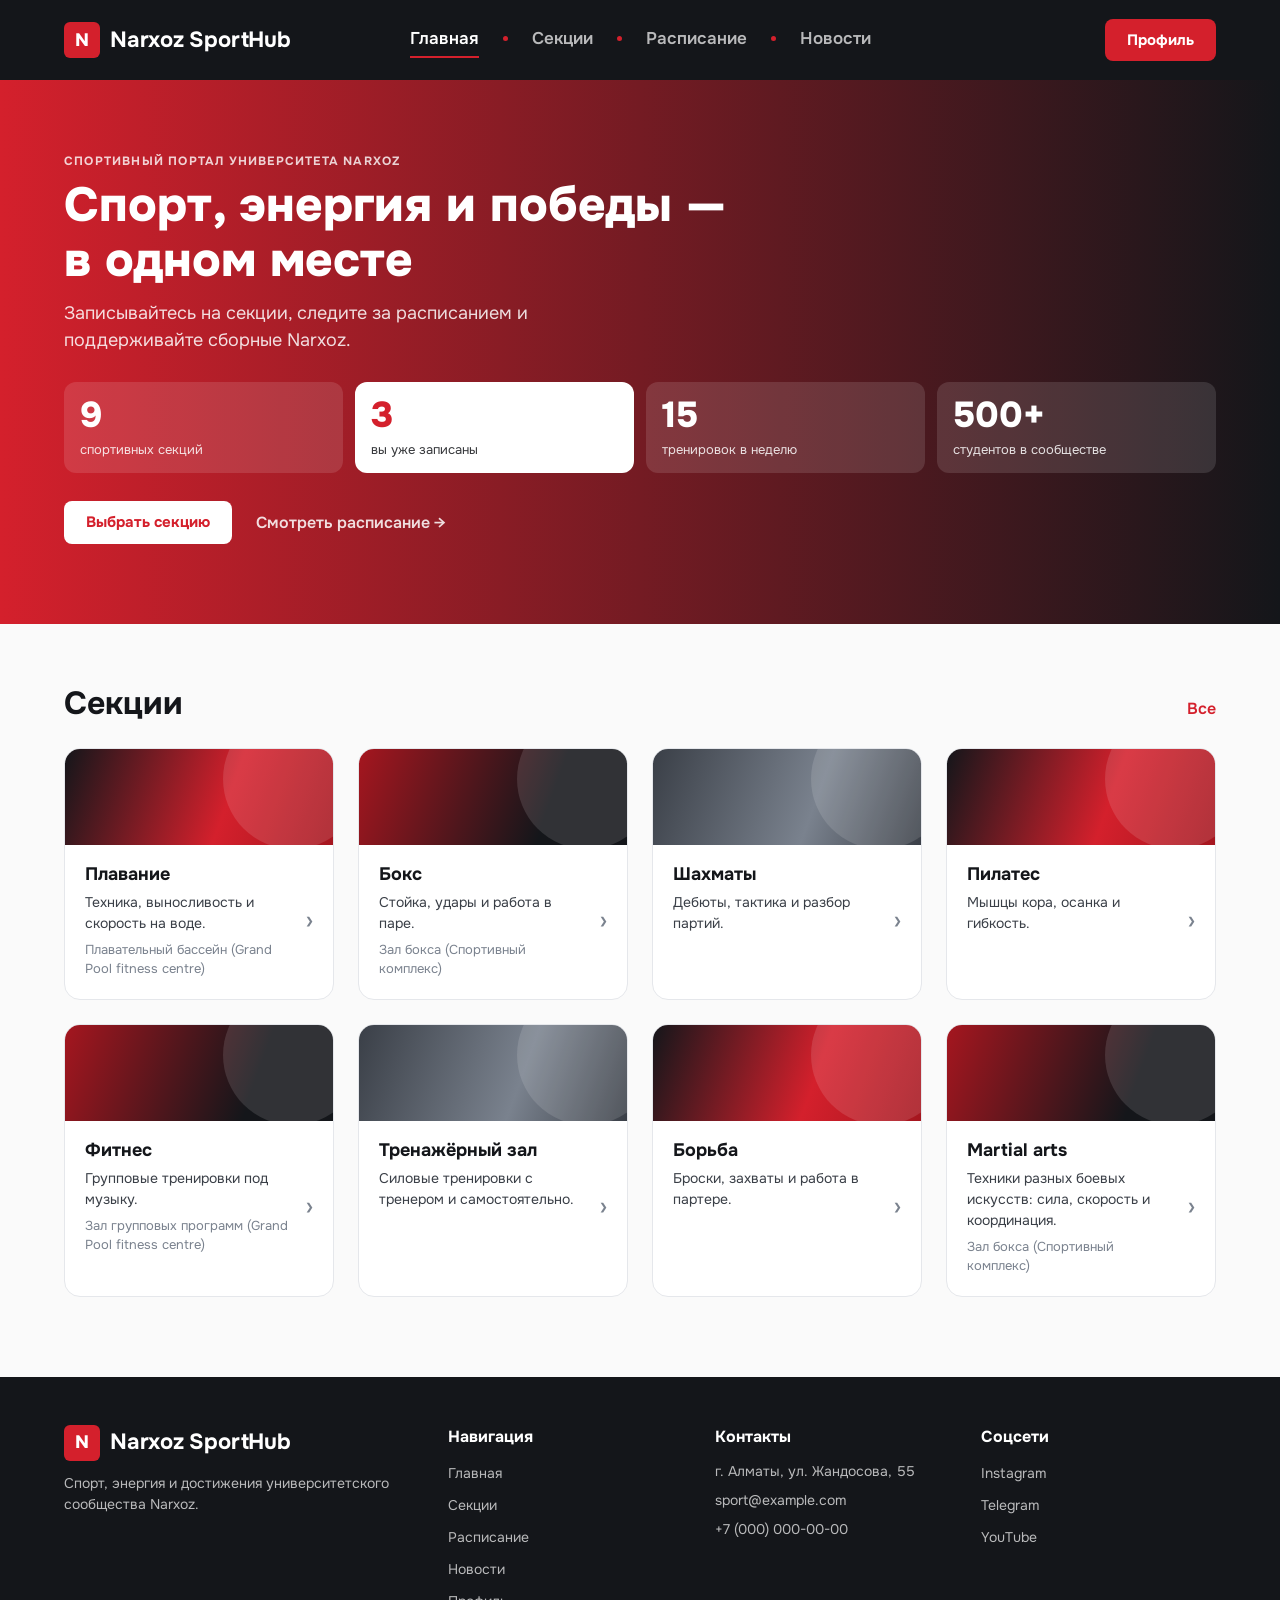
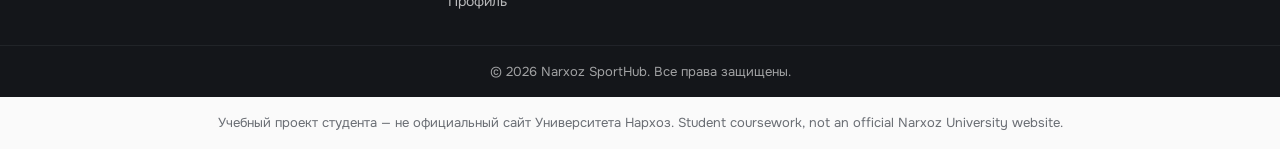
<file: index.html>
<!DOCTYPE html>
<html lang="ru">
<head>
  <meta charset="UTF-8">
  <meta name="viewport" content="width=device-width, initial-scale=1.0">
  <title>Narxoz SportHub</title>

  <link rel="preconnect" href="https://fonts.googleapis.com">
  <link rel="preconnect" href="https://fonts.gstatic.com" crossorigin>
  <link href="https://fonts.googleapis.com/css2?family=Onest:wght@400;600;700;800&display=swap" rel="stylesheet">

  <link rel="stylesheet" href="css/style.css">
  <link rel="stylesheet" href="css/main.css">
</head>
<body>

  <!-- Шапка -->
  <header class="header">
    <div class="container header-inner">

      <a href="index.html" class="logo">
        <span class="logo-mark">N</span>
        Narxoz SportHub
      </a>

      <input type="checkbox" id="burger" class="burger-checkbox">
      <label for="burger" class="burger" aria-label="Открыть меню">
        <span></span>
        <span></span>
        <span></span>
      </label>

      <nav class="nav" aria-label="Главное меню">
        <ul class="nav-list">
          <li><a href="index.html" class="nav-link active" aria-current="page">Главная</a></li>
          <li><a href="sections.html" class="nav-link">Секции</a></li>
          <li><a href="schedule.html" class="nav-link">Расписание</a></li>
          <li><a href="news.html" class="nav-link">Новости</a></li>
        </ul>
        <div class="nav-extra">
          <a href="profile.html" class="button">Профиль</a>
        </div>
      </nav>

      <div class="header-actions">
        <a href="profile.html" class="button">Профиль</a>
      </div>

    </div>
  </header>

  <main>

    <!-- Герой -->
    <section class="hero">
      <div class="container">
        <p class="hero-label">Спортивный портал университета Narxoz</p>
        <h1 class="hero-title">Спорт, энергия и&nbsp;победы — в&nbsp;одном месте</h1>
        <p class="hero-text">Записывайтесь на секции, следите за расписанием и поддерживайте сборные Narxoz.</p>

        <ul class="stats">
          <li class="stat">
            <strong class="stat-number">9</strong>
            <span class="stat-label">спортивных секций</span>
          </li>
          <li class="stat stat--active">
            <strong class="stat-number">3</strong>
            <span class="stat-label">вы уже записаны</span>
          </li>
          <li class="stat">
            <strong class="stat-number">15</strong>
            <span class="stat-label">тренировок в неделю</span>
          </li>
          <li class="stat">
            <strong class="stat-number">500+</strong>
            <span class="stat-label">студентов в сообществе</span>
          </li>
        </ul>

        <div class="hero-actions">
          <a href="sections.html" class="button">Выбрать секцию</a>
          <a href="schedule.html" class="hero-link">Смотреть расписание →</a>
        </div>
      </div>
    </section>

    <!-- Секции -->
    <section class="sports">
      <div class="container">

        <div class="sports-head">
          <h2 class="sports-title">Секции</h2>
          <a href="sections.html" class="sports-all">Все</a>
        </div>

        <div class="cards">

          <article class="card">
            <a href="sections.html#swimming" class="card-link">
              <div class="card-banner"></div>
              <div class="card-body">
                <div class="card-text">
                  <h3 class="card-title">Плавание</h3>
                  <p class="card-desc">Техника, выносливость и скорость на воде.</p>
                  <p class="card-place">Плавательный бассейн (Grand Pool fitness centre)</p>
                </div>
                <span class="card-arrow">›</span>
              </div>
            </a>
          </article>

          <article class="card">
            <a href="sections.html#boxing" class="card-link">
              <div class="card-banner card-banner--dark"></div>
              <div class="card-body">
                <div class="card-text">
                  <h3 class="card-title">Бокс</h3>
                  <p class="card-desc">Стойка, удары и работа в паре.</p>
                  <p class="card-place">Зал бокса (Спортивный комплекс)</p>
                </div>
                <span class="card-arrow">›</span>
              </div>
            </a>
          </article>

          <article class="card">
            <a href="sections.html#chess" class="card-link">
              <div class="card-banner card-banner--grey"></div>
              <div class="card-body">
                <div class="card-text">
                  <h3 class="card-title">Шахматы</h3>
                  <p class="card-desc">Дебюты, тактика и разбор партий.</p>
                </div>
                <span class="card-arrow">›</span>
              </div>
            </a>
          </article>

          <article class="card">
            <a href="sections.html#pilates" class="card-link">
              <div class="card-banner"></div>
              <div class="card-body">
                <div class="card-text">
                  <h3 class="card-title">Пилатес</h3>
                  <p class="card-desc">Мышцы кора, осанка и гибкость.</p>
                </div>
                <span class="card-arrow">›</span>
              </div>
            </a>
          </article>

          <article class="card">
            <a href="sections.html#fitness" class="card-link">
              <div class="card-banner card-banner--dark"></div>
              <div class="card-body">
                <div class="card-text">
                  <h3 class="card-title">Фитнес</h3>
                  <p class="card-desc">Групповые тренировки под музыку.</p>
                  <p class="card-place">Зал групповых программ (Grand Pool fitness centre)</p>
                </div>
                <span class="card-arrow">›</span>
              </div>
            </a>
          </article>

          <article class="card">
            <a href="sections.html#gym" class="card-link">
              <div class="card-banner card-banner--grey"></div>
              <div class="card-body">
                <div class="card-text">
                  <h3 class="card-title">Тренажёрный зал</h3>
                  <p class="card-desc">Силовые тренировки с тренером и самостоятельно.</p>
                </div>
                <span class="card-arrow">›</span>
              </div>
            </a>
          </article>

          <article class="card">
            <a href="sections.html#wrestling" class="card-link">
              <div class="card-banner"></div>
              <div class="card-body">
                <div class="card-text">
                  <h3 class="card-title">Борьба</h3>
                  <p class="card-desc">Броски, захваты и работа в партере.</p>
                </div>
                <span class="card-arrow">›</span>
              </div>
            </a>
          </article>

          <article class="card">
            <a href="sections.html#martial-arts" class="card-link">
              <div class="card-banner card-banner--dark"></div>
              <div class="card-body">
                <div class="card-text">
                  <h3 class="card-title">Martial arts</h3>
                  <p class="card-desc">Техники разных боевых искусств: сила, скорость и координация.</p>
                  <p class="card-place">Зал бокса (Спортивный комплекс)</p>
                </div>
                <span class="card-arrow">›</span>
              </div>
            </a>
          </article>

        </div>
      </div>
    </section>

  </main>

  <!-- Футер -->
  <footer class="footer">
    <div class="container footer-inner">

      <div class="footer-col">
        <a href="index.html" class="logo">
          <span class="logo-mark">N</span>
          Narxoz SportHub
        </a>
        <p class="footer-desc">Спорт, энергия и достижения университетского сообщества Narxoz.</p>
      </div>

      <nav class="footer-col" aria-label="Навигация в подвале">
        <h2 class="footer-heading">Навигация</h2>
        <ul class="footer-links">
          <li><a href="index.html">Главная</a></li>
          <li><a href="sections.html">Секции</a></li>
          <li><a href="schedule.html">Расписание</a></li>
          <li><a href="news.html">Новости</a></li>
          <li><a href="profile.html">Профиль</a></li>
        </ul>
      </nav>

      <div class="footer-col">
        <h2 class="footer-heading">Контакты</h2>
        <address class="footer-contacts">
          <p>г. Алматы, ул. Жандосова, 55</p>
          <p><a href="mailto:sport@example.com">sport@example.com</a></p>
          <p><a href="tel:+70000000000">+7 (000) 000-00-00</a></p>
        </address>
      </div>

      <div class="footer-col">
        <h2 class="footer-heading">Соцсети</h2>
        <ul class="footer-links">
          <li><a href="#">Instagram</a></li>
          <li><a href="#">Telegram</a></li>
          <li><a href="#">YouTube</a></li>
        </ul>
      </div>

    </div>

    <div class="footer-bottom">
      <div class="container">
        <p>&copy; <time datetime="2026">2026</time> Narxoz SportHub. Все права защищены.</p>
      </div>
    </div>
  </footer>


  <p class="student-project-note" style="text-align:center;font-size:13px;opacity:.75;margin:16px 0;">Учебный проект студента — не официальный сайт Университета Нархоз. Student coursework, not an official Narxoz University website.</p>
</body>
</html>
</file>
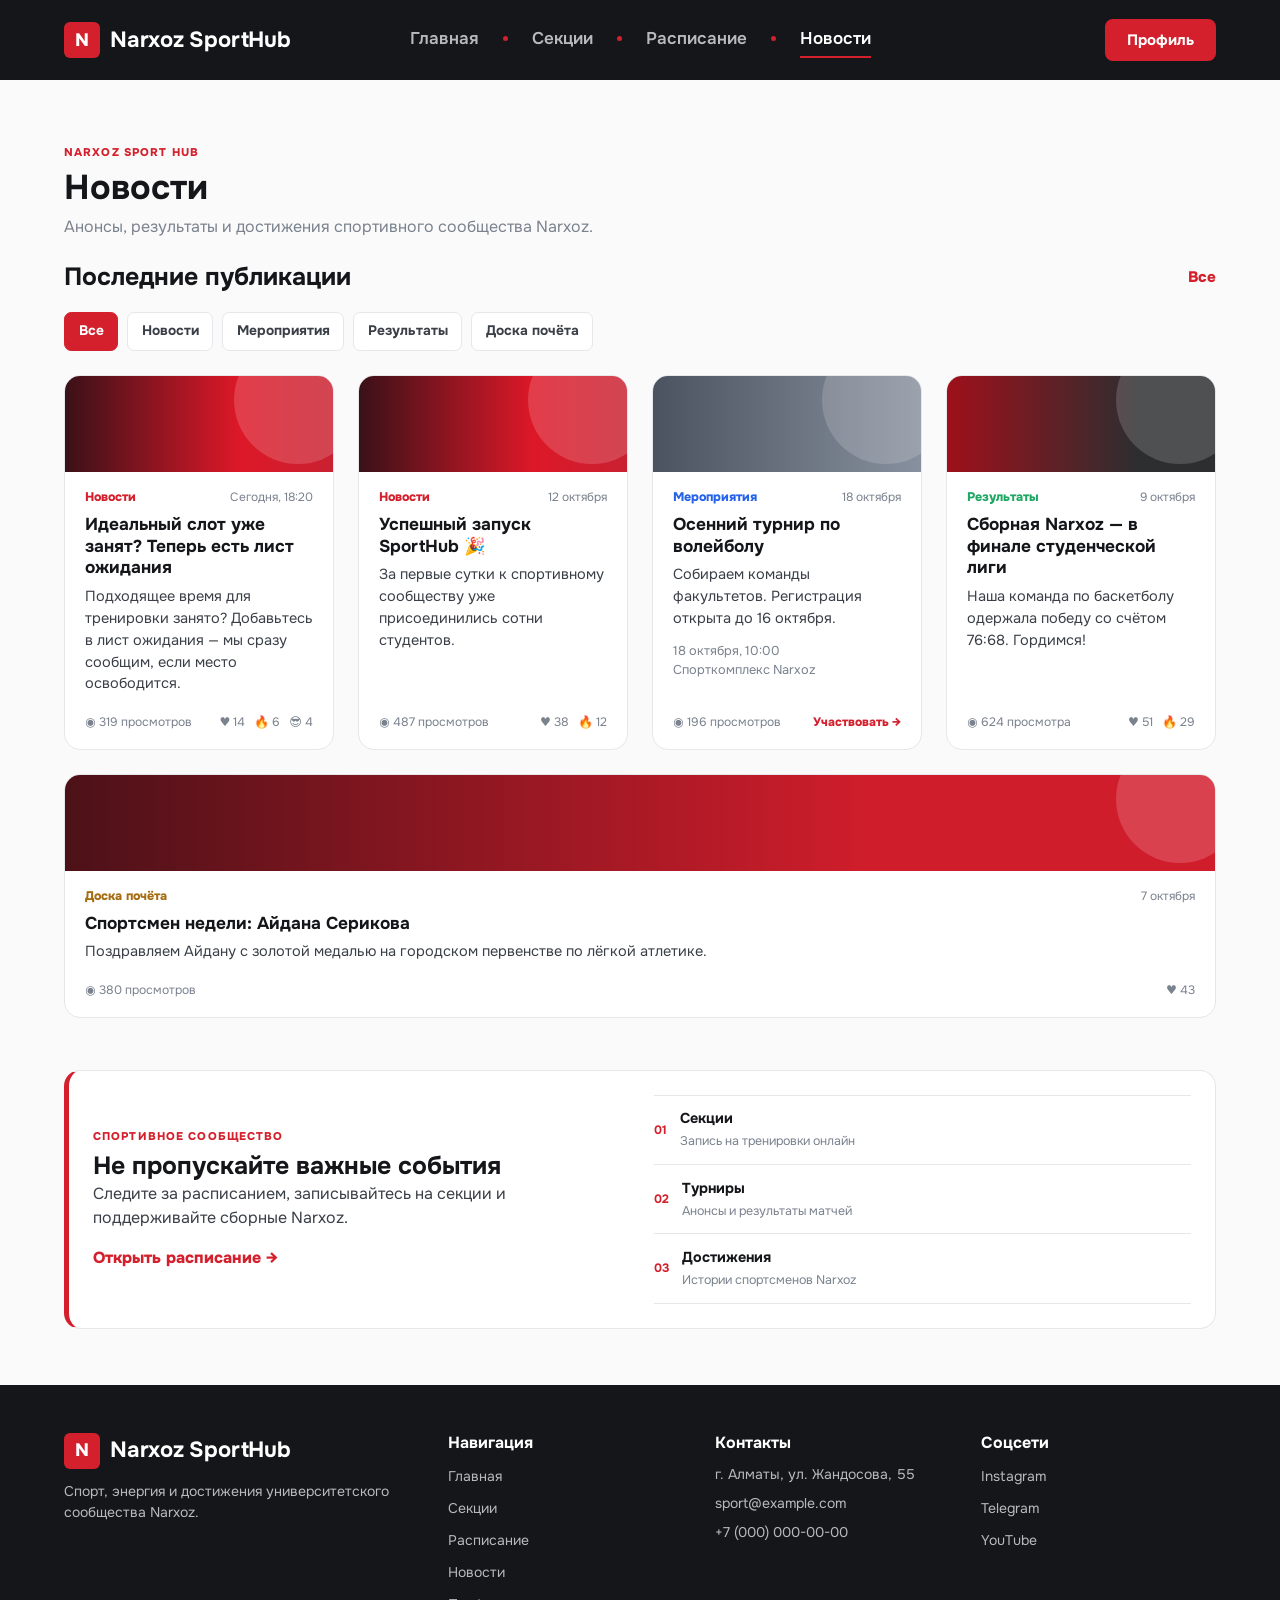
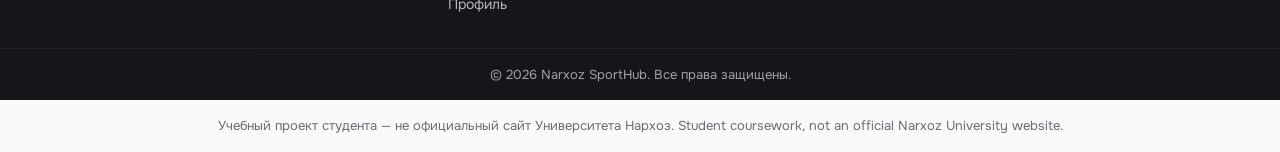
<file: news.html>
<!DOCTYPE html>
<html lang="ru">
<head>
  <meta charset="UTF-8">
  <meta name="viewport" content="width=device-width, initial-scale=1.0">
  <meta name="description" content="Новости спортивного сообщества Narxoz SportHub">
  <title>Новости — Narxoz SportHub</title>

  <link rel="preconnect" href="https://fonts.googleapis.com">
  <link rel="preconnect" href="https://fonts.gstatic.com" crossorigin>
  <link href="https://fonts.googleapis.com/css2?family=Onest:wght@400;600;700;800&display=swap" rel="stylesheet">

  <link rel="stylesheet" href="css/style.css">
  <link rel="stylesheet" href="css/news.css">
</head>
<body>

  <!-- Шапка -->
  <header class="header">
    <div class="container header-inner">

      <a href="index.html" class="logo">
        <span class="logo-mark">N</span>
        Narxoz SportHub
      </a>

      <input type="checkbox" id="burger" class="burger-checkbox">
      <label for="burger" class="burger" aria-label="Открыть меню">
        <span></span>
        <span></span>
        <span></span>
      </label>

      <nav class="nav" aria-label="Главное меню">
        <ul class="nav-list">
          <li><a href="index.html" class="nav-link">Главная</a></li>
          <li><a href="sections.html" class="nav-link">Секции</a></li>
          <li><a href="schedule.html" class="nav-link">Расписание</a></li>
          <li><a href="news.html" class="nav-link active" aria-current="page">Новости</a></li>
        </ul>
        <div class="nav-extra">
          <a href="profile.html" class="button">Профиль</a>
        </div>
      </nav>

      <div class="header-actions">
        <a href="profile.html" class="button">Профиль</a>
      </div>

    </div>
  </header>

  <main>
    <section class="news-intro container" aria-labelledby="page-title">
      <p class="section-label">NARXOZ SPORT HUB</p>
      <h1 id="page-title">Новости</h1>
      <p class="intro-text">Анонсы, результаты и достижения спортивного сообщества Narxoz.</p>
    </section>

    <section class="news-feed container" aria-labelledby="feed-title">
      <div class="section-heading">
        <h2 id="feed-title">Последние публикации</h2>
        <a class="view-all" href="#all-news">Все</a>
      </div>

      <nav class="category-list" aria-label="Категории новостей">
        <a class="category active" href="#all-news">Все</a>
        <a class="category" href="#news">Новости</a>
        <a class="category" href="#events">Мероприятия</a>
        <a class="category" href="#results">Результаты</a>
        <a class="category" href="#honor">Доска почёта</a>
      </nav>

      <div class="article-list" id="all-news">
        <article class="news-card featured-card" id="news">
          <div class="card-top-line"></div>
          <p class="card-info"><span class="card-tag">Новости</span><time datetime="2026-10-13">Сегодня, 18:20</time></p>
          <h3>Идеальный слот уже занят? Теперь есть лист ожидания</h3>
          <p>Подходящее время для тренировки занято? Добавьтесь в лист ожидания — мы сразу сообщим, если место освободится.</p>
          <footer class="article-footer"><span>◉ 319 просмотров</span><span>♥ 14 &nbsp; 🔥 6 &nbsp; 😎 4</span></footer>
        </article>

        <article class="news-card">
          <div class="card-top-line"></div>
          <p class="card-info"><span class="card-tag">Новости</span><time datetime="2026-10-12">12 октября</time></p>
          <h3>Успешный запуск SportHub 🎉</h3>
          <p>За первые сутки к спортивному сообществу уже присоединились сотни студентов.</p>
          <footer class="article-footer"><span>◉ 487 просмотров</span><span>♥ 38 &nbsp; 🔥 12</span></footer>
        </article>

        <article class="news-card" id="events">
          <div class="card-top-line blue-line"></div>
          <p class="card-info"><span class="card-tag event-tag">Мероприятия</span><time datetime="2026-10-18">18 октября</time></p>
          <h3>Осенний турнир по волейболу</h3>
          <p>Собираем команды факультетов. Регистрация открыта до 16 октября.</p>
          <p class="event-details">18 октября, 10:00<br>Спорткомплекс Narxoz</p>
          <footer class="article-footer"><span>◉ 196 просмотров</span><a href="schedule.html">Участвовать →</a></footer>
        </article>

        <article class="news-card" id="results">
          <div class="card-top-line green-line"></div>
          <p class="card-info"><span class="card-tag result-tag">Результаты</span><time datetime="2026-10-09">9 октября</time></p>
          <h3>Сборная Narxoz — в финале студенческой лиги</h3>
          <p>Наша команда по баскетболу одержала победу со счётом 76:68. Гордимся!</p>
          <footer class="article-footer"><span>◉ 624 просмотра</span><span>♥ 51 &nbsp; 🔥 29</span></footer>
        </article>

        <article class="news-card" id="honor">
          <div class="card-top-line gold-line"></div>
          <p class="card-info"><span class="card-tag honor-tag">Доска почёта</span><time datetime="2026-10-07">7 октября</time></p>
          <h3>Спортсмен недели: Айдана Серикова</h3>
          <p>Поздравляем Айдану с золотой медалью на городском первенстве по лёгкой атлетике.</p>
          <footer class="article-footer"><span>◉ 380 просмотров</span><span>♥ 43</span></footer>
        </article>
      </div>
    </section>

    <section class="community-section container" aria-labelledby="community-title">
      <div class="community-about">
        <p class="section-label">СПОРТИВНОЕ СООБЩЕСТВО</p>
        <h2 id="community-title">Не пропускайте важные события</h2>
        <p>Следите за расписанием, записывайтесь на секции и поддерживайте сборные Narxoz.</p>
        <a class="main-link" href="schedule.html">Открыть расписание →</a>
      </div>
      <div class="community-points">
        <p><b>01</b><span><strong>Секции</strong><small>Запись на тренировки онлайн</small></span></p>
        <p><b>02</b><span><strong>Турниры</strong><small>Анонсы и результаты матчей</small></span></p>
        <p><b>03</b><span><strong>Достижения</strong><small>Истории спортсменов Narxoz</small></span></p>
      </div>
    </section>
  </main>

  <!-- Футер -->
  <footer class="footer">
    <div class="container footer-inner">

      <div class="footer-col">
        <a href="index.html" class="logo">
          <span class="logo-mark">N</span>
          Narxoz SportHub
        </a>
        <p class="footer-desc">Спорт, энергия и достижения университетского сообщества Narxoz.</p>
      </div>

      <nav class="footer-col" aria-label="Навигация в подвале">
        <h2 class="footer-heading">Навигация</h2>
        <ul class="footer-links">
          <li><a href="index.html">Главная</a></li>
          <li><a href="sections.html">Секции</a></li>
          <li><a href="schedule.html">Расписание</a></li>
          <li><a href="news.html">Новости</a></li>
          <li><a href="profile.html">Профиль</a></li>
        </ul>
      </nav>

      <div class="footer-col">
        <h2 class="footer-heading">Контакты</h2>
        <address class="footer-contacts">
          <p>г. Алматы, ул. Жандосова, 55</p>
          <p><a href="mailto:sport@example.com">sport@example.com</a></p>
          <p><a href="tel:+70000000000">+7 (000) 000-00-00</a></p>
        </address>
      </div>

      <div class="footer-col">
        <h2 class="footer-heading">Соцсети</h2>
        <ul class="footer-links">
          <li><a href="#">Instagram</a></li>
          <li><a href="#">Telegram</a></li>
          <li><a href="#">YouTube</a></li>
        </ul>
      </div>

    </div>

    <div class="footer-bottom">
      <div class="container">
        <p>&copy; <time datetime="2026">2026</time> Narxoz SportHub. Все права защищены.</p>
      </div>
    </div>
  </footer>


  <p class="student-project-note" style="text-align:center;font-size:13px;opacity:.75;margin:16px 0;">Учебный проект студента — не официальный сайт Университета Нархоз. Student coursework, not an official Narxoz University website.</p>
</body>
</html>
</file>
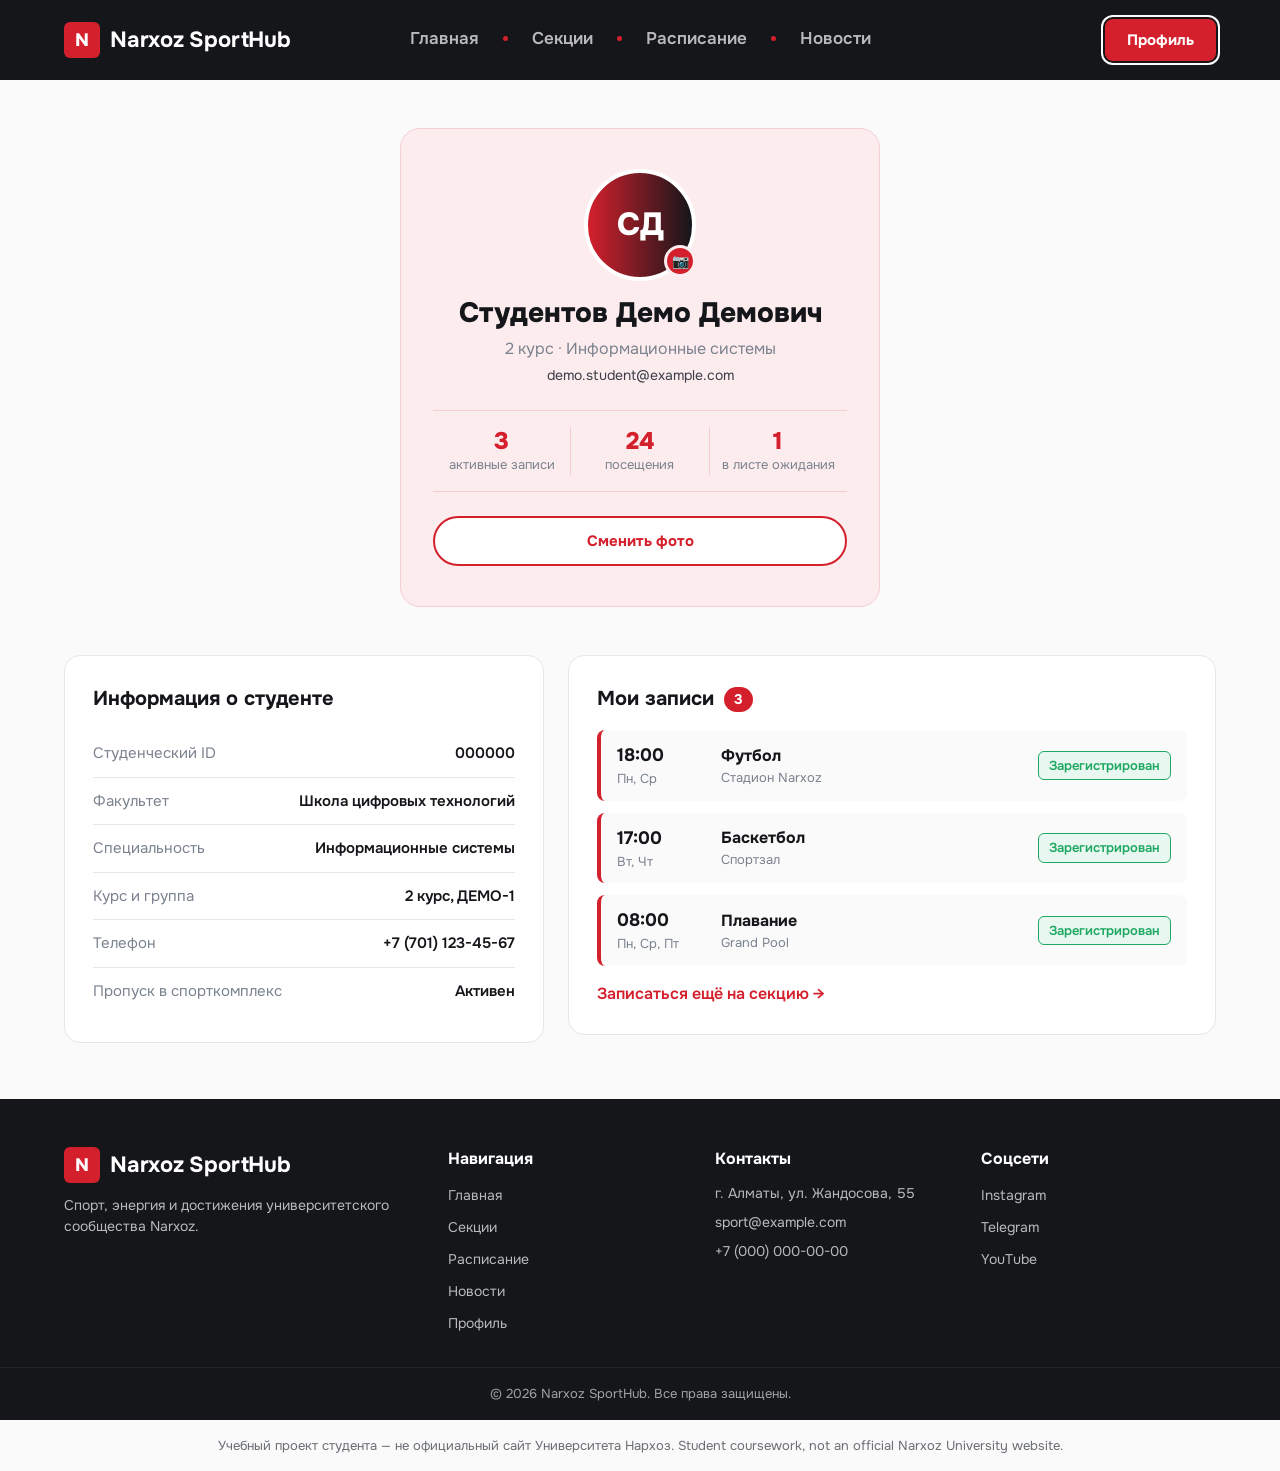
<file: profile.html>
<!DOCTYPE html>
<html lang="ru">
<head>
  <meta charset="UTF-8">
  <meta name="viewport" content="width=device-width, initial-scale=1.0">
  <title>Профиль — Narxoz SportHub</title>

  <link rel="preconnect" href="https://fonts.googleapis.com">
  <link rel="preconnect" href="https://fonts.gstatic.com" crossorigin>
  <link href="https://fonts.googleapis.com/css2?family=Onest:wght@400;600;700;800&display=swap" rel="stylesheet">

  <link rel="stylesheet" href="css/style.css">
  <link rel="stylesheet" href="css/profile.css">
</head>
<body>

  <!-- Шапка -->
  <header class="header">
    <div class="container header-inner">

      <a href="index.html" class="logo">
        <span class="logo-mark">N</span>
        Narxoz SportHub
      </a>

      <input type="checkbox" id="burger" class="burger-checkbox">
      <label for="burger" class="burger" aria-label="Открыть меню">
        <span></span>
        <span></span>
        <span></span>
      </label>

      <nav class="nav" aria-label="Главное меню">
        <ul class="nav-list">
          <li><a href="index.html" class="nav-link">Главная</a></li>
          <li><a href="sections.html" class="nav-link">Секции</a></li>
          <li><a href="schedule.html" class="nav-link">Расписание</a></li>
          <li><a href="news.html" class="nav-link">Новости</a></li>
        </ul>
        <div class="nav-extra">
          <a href="profile.html" class="button active" aria-current="page">Профиль</a>
        </div>
      </nav>

      <div class="header-actions">
        <a href="profile.html" class="button active" aria-current="page">Профиль</a>
      </div>

    </div>
  </header>

  <main>

    <!-- Карточка студента -->
    <section class="profile-hero">
      <div class="container">
        <article class="profile-card">

          <div class="avatar">
            <span class="avatar-photo">СД</span>
            <span class="avatar-badge" aria-hidden="true">📷</span>
          </div>

          <h1 class="profile-name">Студентов Демо Демович</h1>
          <p class="profile-course">2 курс · Информационные системы</p>
          <p class="profile-email"><a href="mailto:demo.student@example.com">demo.student@example.com</a></p>

          <ul class="profile-stats">
            <li class="profile-stat">
              <strong class="profile-stat-number">3</strong>
              <span class="profile-stat-label">активные записи</span>
            </li>
            <li class="profile-stat">
              <strong class="profile-stat-number">24</strong>
              <span class="profile-stat-label">посещения</span>
            </li>
            <li class="profile-stat">
              <strong class="profile-stat-number">1</strong>
              <span class="profile-stat-label">в листе ожидания</span>
            </li>
          </ul>

          <input type="file" id="photo" class="photo-input" accept="image/*">
          <label for="photo" class="button button--outline">Сменить фото</label>

        </article>
      </div>
    </section>

    <!-- Информация и записи -->
    <section class="profile-details">
      <div class="container details-inner">

        <article class="panel">
          <h2 class="panel-title">Информация о студенте</h2>
          <dl class="info-list">
            <div class="info-row">
              <dt>Студенческий ID</dt>
              <dd>000000</dd>
            </div>
            <div class="info-row">
              <dt>Факультет</dt>
              <dd>Школа цифровых технологий</dd>
            </div>
            <div class="info-row">
              <dt>Специальность</dt>
              <dd>Информационные системы</dd>
            </div>
            <div class="info-row">
              <dt>Курс и группа</dt>
              <dd>2 курс, ДЕМО-1</dd>
            </div>
            <div class="info-row">
              <dt>Телефон</dt>
              <dd><a href="tel:+77011234567">+7 (701) 123-45-67</a></dd>
            </div>
            <div class="info-row">
              <dt>Пропуск в спорткомплекс</dt>
              <dd class="info-ok">Активен</dd>
            </div>
          </dl>
        </article>

        <article class="panel">
          <div class="panel-head">
            <h2 class="panel-title">Мои записи</h2>
            <span class="panel-count">3</span>
          </div>

          <ul class="booking-list">
            <li class="booking">
              <p class="booking-time"><strong>18:00</strong> Пн, Ср</p>
              <div class="booking-text">
                <h3 class="booking-title">Футбол</h3>
                <p class="booking-place">Стадион Narxoz</p>
              </div>
              <span class="booking-status">Зарегистрирован</span>
            </li>
            <li class="booking">
              <p class="booking-time"><strong>17:00</strong> Вт, Чт</p>
              <div class="booking-text">
                <h3 class="booking-title">Баскетбол</h3>
                <p class="booking-place">Спортзал</p>
              </div>
              <span class="booking-status">Зарегистрирован</span>
            </li>
            <li class="booking">
              <p class="booking-time"><strong>08:00</strong> Пн, Ср, Пт</p>
              <div class="booking-text">
                <h3 class="booking-title">Плавание</h3>
                <p class="booking-place">Grand Pool</p>
              </div>
              <span class="booking-status">Зарегистрирован</span>
            </li>
          </ul>

          <a href="sections.html" class="panel-link">Записаться ещё на секцию →</a>
        </article>

      </div>
    </section>

  </main>

  <!-- Футер -->
  <footer class="footer">
    <div class="container footer-inner">

      <div class="footer-col">
        <a href="index.html" class="logo">
          <span class="logo-mark">N</span>
          Narxoz SportHub
        </a>
        <p class="footer-desc">Спорт, энергия и достижения университетского сообщества Narxoz.</p>
      </div>

      <nav class="footer-col" aria-label="Навигация в подвале">
        <h2 class="footer-heading">Навигация</h2>
        <ul class="footer-links">
          <li><a href="index.html">Главная</a></li>
          <li><a href="sections.html">Секции</a></li>
          <li><a href="schedule.html">Расписание</a></li>
          <li><a href="news.html">Новости</a></li>
          <li><a href="profile.html">Профиль</a></li>
        </ul>
      </nav>

      <div class="footer-col">
        <h2 class="footer-heading">Контакты</h2>
        <address class="footer-contacts">
          <p>г. Алматы, ул. Жандосова, 55</p>
          <p><a href="mailto:sport@example.com">sport@example.com</a></p>
          <p><a href="tel:+70000000000">+7 (000) 000-00-00</a></p>
        </address>
      </div>

      <div class="footer-col">
        <h2 class="footer-heading">Соцсети</h2>
        <ul class="footer-links">
          <li><a href="#">Instagram</a></li>
          <li><a href="#">Telegram</a></li>
          <li><a href="#">YouTube</a></li>
        </ul>
      </div>

    </div>

    <div class="footer-bottom">
      <div class="container">
        <p>&copy; <time datetime="2026">2026</time> Narxoz SportHub. Все права защищены.</p>
      </div>
    </div>
  </footer>


  <p class="student-project-note" style="text-align:center;font-size:13px;opacity:.75;margin:16px 0;">Учебный проект студента — не официальный сайт Университета Нархоз. Student coursework, not an official Narxoz University website.</p>
</body>
</html>
</file>
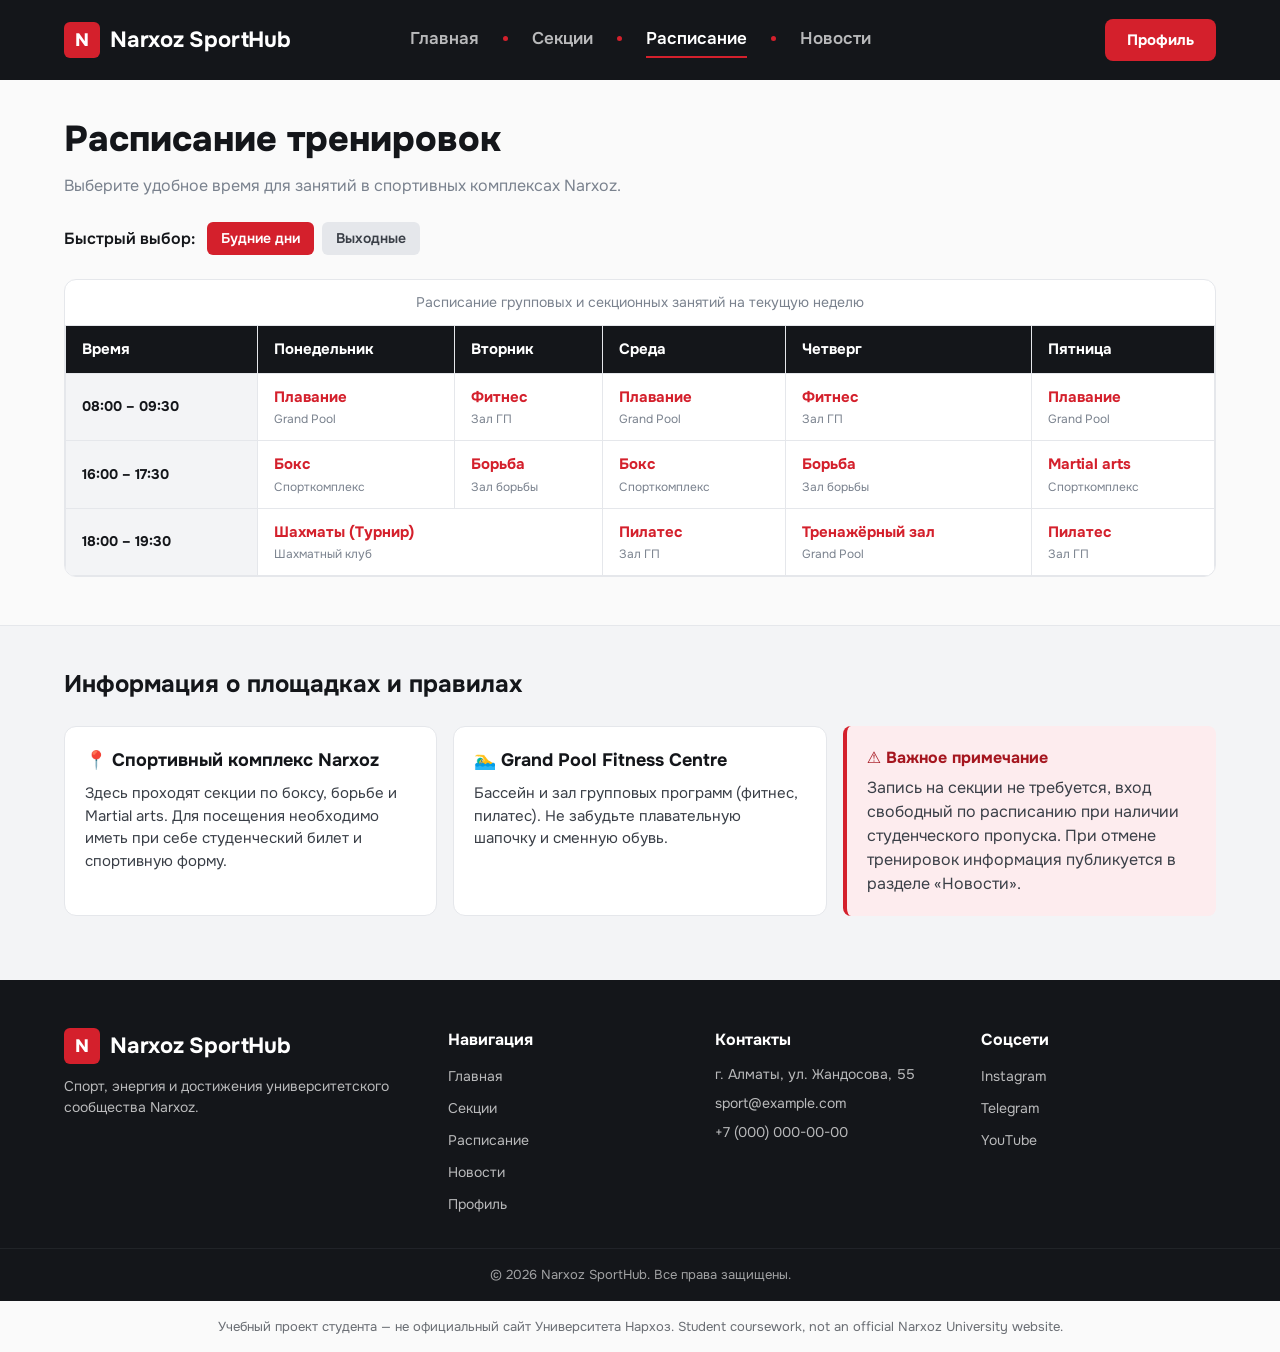
<file: schedule.html>
<!DOCTYPE html>
<html lang="ru">
<head>
  <meta charset="UTF-8">
  <meta name="viewport" content="width=device-width, initial-scale=1.0">
  <title>Расписание — Narxoz SportHub</title>

  <link rel="preconnect" href="https://fonts.googleapis.com">
  <link rel="preconnect" href="https://fonts.gstatic.com" crossorigin>
  <link href="https://fonts.googleapis.com/css2?family=Onest:wght@400;600;700;800&display=swap" rel="stylesheet">

  <link rel="stylesheet" href="css/style.css">
  <link rel="stylesheet" href="css/schedule.css">
</head>
<body>

  <!-- Шапка -->
  <header class="header">
    <div class="container header-inner">

      <a href="index.html" class="logo">
        <span class="logo-mark">N</span>
        Narxoz SportHub
      </a>

      <input type="checkbox" id="burger" class="burger-checkbox">
      <label for="burger" class="burger" aria-label="Открыть меню">
        <span></span>
        <span></span>
        <span></span>
      </label>

      <nav class="nav" aria-label="Главное меню">
        <ul class="nav-list">
          <li><a href="index.html" class="nav-link">Главная</a></li>
          <li><a href="sections.html" class="nav-link">Секции</a></li>
          <li><a href="schedule.html" class="nav-link active" aria-current="page">Расписание</a></li>
          <li><a href="news.html" class="nav-link">Новости</a></li>
        </ul>
        <div class="nav-extra">
          <a href="profile.html" class="button">Профиль</a>
        </div>
      </nav>

      <div class="header-actions">
        <a href="profile.html" class="button">Профиль</a>
      </div>

    </div>
  </header>

  <main>

    <!-- Расписание -->
    <section class="schedule-section">
      <div class="container">

        <header class="page-header">
          <h1 class="page-title">Расписание тренировок</h1>
          <p class="page-subtitle">Выберите удобное время для занятий в спортивных комплексах Narxoz.</p>
        </header>

        <div class="schedule-filters">
          <span class="filter-label">Быстрый выбор:</span>
          <ul class="filter-list">
            <li><a href="#weekdays" class="filter-btn filter-btn--active">Будние дни</a></li>
            <li><a href="#weekend" class="filter-btn">Выходные</a></li>
          </ul>
        </div>

        <div class="table-wrapper">
          <table class="schedule-table">
            <caption>Расписание групповых и секционных занятий на текущую неделю</caption>
            <thead>
              <tr>
                <th scope="col">Время</th>
                <th scope="col">Понедельник</th>
                <th scope="col">Вторник</th>
                <th scope="col">Среда</th>
                <th scope="col">Четверг</th>
                <th scope="col">Пятница</th>
              </tr>
            </thead>
            <tbody>
              <tr>
                <th scope="row"><time>08:00</time> – <time>09:30</time></th>
                <td>
                  <strong class="sport-name">Плавание</strong>
                  <span class="sport-place">Grand Pool</span>
                </td>
                <td>
                  <strong class="sport-name">Фитнес</strong>
                  <span class="sport-place">Зал ГП</span>
                </td>
                <td>
                  <strong class="sport-name">Плавание</strong>
                  <span class="sport-place">Grand Pool</span>
                </td>
                <td>
                  <strong class="sport-name">Фитнес</strong>
                  <span class="sport-place">Зал ГП</span>
                </td>
                <td>
                  <strong class="sport-name">Плавание</strong>
                  <span class="sport-place">Grand Pool</span>
                </td>
              </tr>
              <tr>
                <th scope="row"><time>16:00</time> – <time>17:30</time></th>
                <td>
                  <strong class="sport-name">Бокс</strong>
                  <span class="sport-place">Спорткомплекс</span>
                </td>
                <td>
                  <strong class="sport-name">Борьба</strong>
                  <span class="sport-place">Зал борьбы</span>
                </td>
                <td>
                  <strong class="sport-name">Бокс</strong>
                  <span class="sport-place">Спорткомплекс</span>
                </td>
                <td>
                  <strong class="sport-name">Борьба</strong>
                  <span class="sport-place">Зал борьбы</span>
                </td>
                <td>
                  <strong class="sport-name">Martial arts</strong>
                  <span class="sport-place">Спорткомплекс</span>
                </td>
              </tr>
              <tr>
                <th scope="row"><time>18:00</time> – <time>19:30</time></th>
                <td colspan="2">
                  <strong class="sport-name">Шахматы (Турнир)</strong>
                  <span class="sport-place">Шахматный клуб</span>
                </td>
                <td>
                  <strong class="sport-name">Пилатес</strong>
                  <span class="sport-place">Зал ГП</span>
                </td>
                <td>
                  <strong class="sport-name">Тренажёрный зал</strong>
                  <span class="sport-place">Grand Pool</span>
                </td>
                <td>
                  <strong class="sport-name">Пилатес</strong>
                  <span class="sport-place">Зал ГП</span>
                </td>
              </tr>
            </tbody>
          </table>
        </div>

      </div>
    </section>

    <!-- Информация и правила -->
    <section class="info-section">
      <div class="container">
        <h2 class="info-title">Информация о площадках и правилах</h2>

        <div class="info-grid">

          <article class="info-card">
            <h3 class="info-card-title">📍 Спортивный комплекс Narxoz</h3>
            <p class="info-card-text">Здесь проходят секции по боксу, борьбе и Martial arts. Для посещения необходимо иметь при себе студенческий билет и спортивную форму.</p>
          </article>

          <article class="info-card">
            <h3 class="info-card-title">🏊‍♂️ Grand Pool Fitness Centre</h3>
            <p class="info-card-text">Бассейн и зал групповых программ (фитнес, пилатес). Не забудьте плавательную шапочку и сменную обувь.</p>
          </article>

          <aside class="info-sidebar">
            <h3 class="info-sidebar-title">⚠️ Важное примечание</h3>
            <p>Запись на секции не требуется, вход свободный по расписанию при наличии студенческого пропуска. При отмене тренировок информация публикуется в разделе «<a href="news.html">Новости</a>».</p>
          </aside>

        </div>
      </div>
    </section>

  </main>

  <!-- Футер -->
  <footer class="footer">
    <div class="container footer-inner">

      <div class="footer-col">
        <a href="index.html" class="logo">
          <span class="logo-mark">N</span>
          Narxoz SportHub
        </a>
        <p class="footer-desc">Спорт, энергия и достижения университетского сообщества Narxoz.</p>
      </div>

      <nav class="footer-col" aria-label="Навигация в подвале">
        <h2 class="footer-heading">Навигация</h2>
        <ul class="footer-links">
          <li><a href="index.html">Главная</a></li>
          <li><a href="sections.html">Секции</a></li>
          <li><a href="schedule.html">Расписание</a></li>
          <li><a href="news.html">Новости</a></li>
          <li><a href="profile.html">Профиль</a></li>
        </ul>
      </nav>

      <div class="footer-col">
        <h2 class="footer-heading">Контакты</h2>
        <address class="footer-contacts">
          <p>г. Алматы, ул. Жандосова, 55</p>
          <p><a href="mailto:sport@example.com">sport@example.com</a></p>
          <p><a href="tel:+70000000000">+7 (000) 000-00-00</a></p>
        </address>
      </div>

      <div class="footer-col">
        <h2 class="footer-heading">Соцсети</h2>
        <ul class="footer-links">
          <li><a href="#">Instagram</a></li>
          <li><a href="#">Telegram</a></li>
          <li><a href="#">YouTube</a></li>
        </ul>
      </div>

    </div>

    <div class="footer-bottom">
      <div class="container">
        <p>&copy; <time datetime="2026">2026</time> Narxoz SportHub. Все права защищены.</p>
      </div>
    </div>
  </footer>


  <p class="student-project-note" style="text-align:center;font-size:13px;opacity:.75;margin:16px 0;">Учебный проект студента — не официальный сайт Университета Нархоз. Student coursework, not an official Narxoz University website.</p>
</body>
</html>
</file>
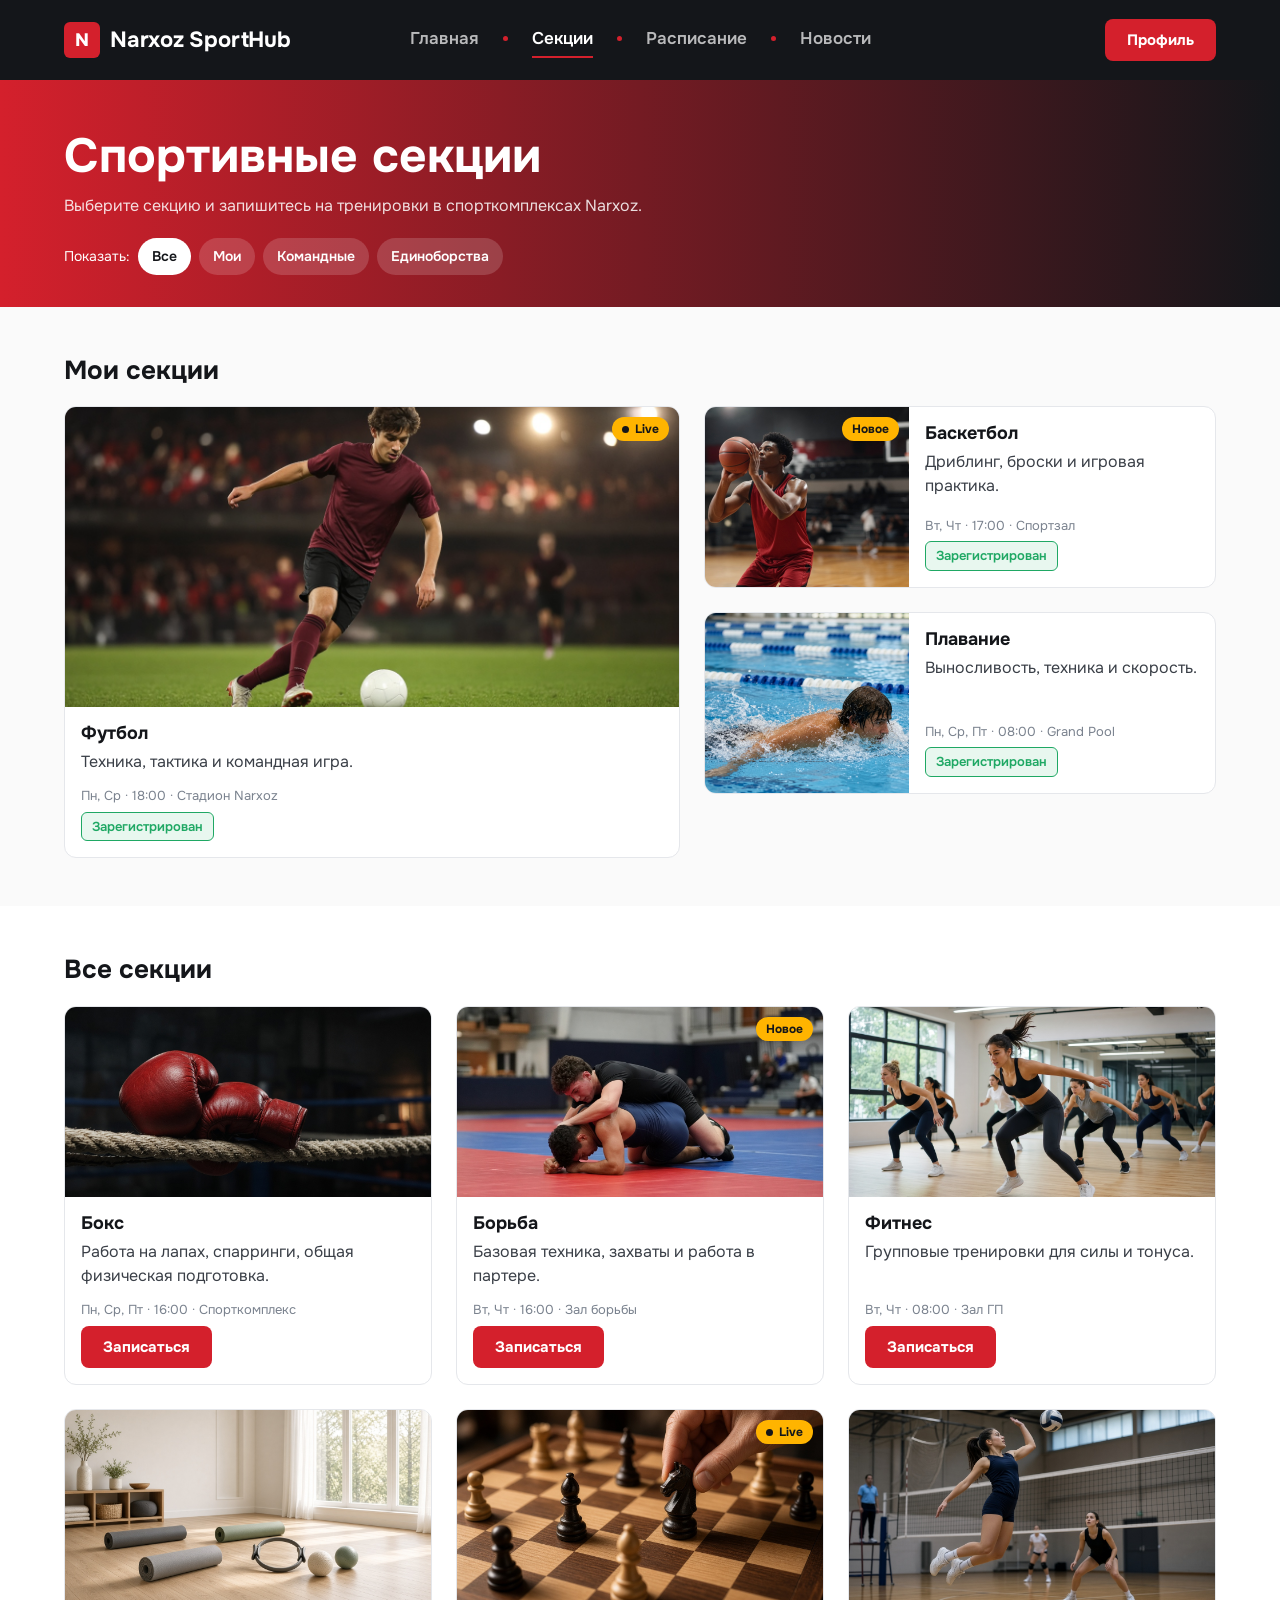
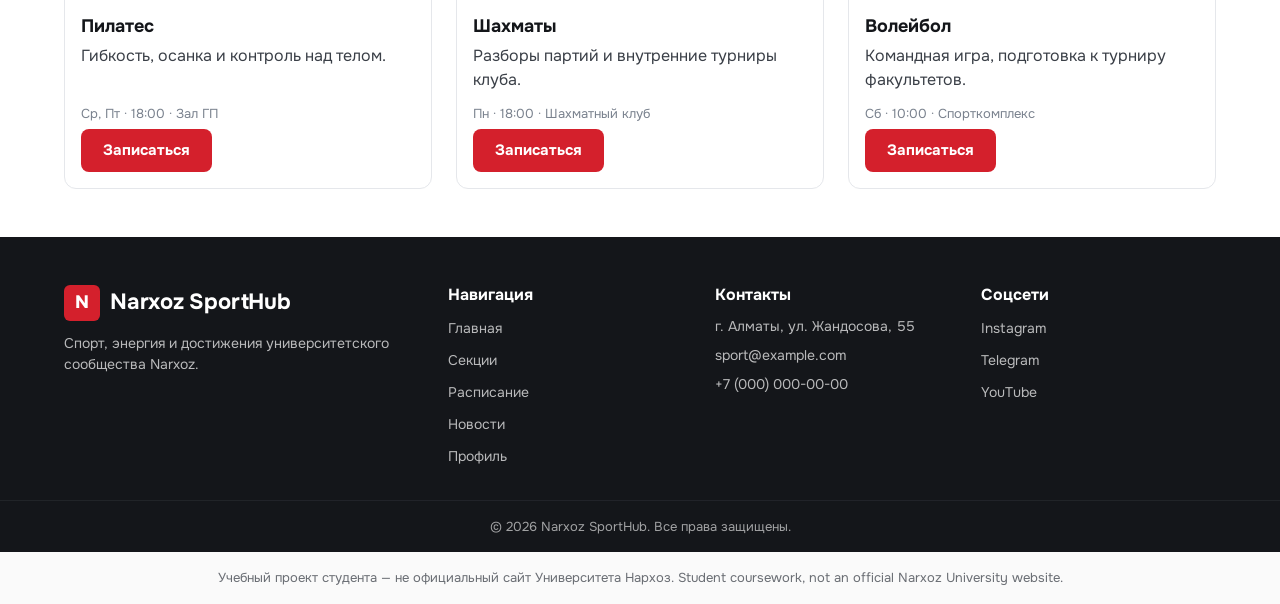
<file: sections.html>
<!DOCTYPE html>
<html lang="ru">
<head>
  <meta charset="UTF-8">
  <meta name="viewport" content="width=device-width, initial-scale=1.0">
  <title>Секции — Narxoz SportHub</title>

  <link rel="preconnect" href="https://fonts.googleapis.com">
  <link rel="preconnect" href="https://fonts.gstatic.com" crossorigin>
  <link href="https://fonts.googleapis.com/css2?family=Onest:wght@400;600;700;800&display=swap" rel="stylesheet">

  <link rel="stylesheet" href="css/style.css">
  <link rel="stylesheet" href="css/sections.css">
</head>
<body>

  <!-- Шапка -->
  <header class="header">
    <div class="container header-inner">

      <a href="index.html" class="logo">
        <span class="logo-mark">N</span>
        Narxoz SportHub
      </a>

      <input type="checkbox" id="burger" class="burger-checkbox">
      <label for="burger" class="burger" aria-label="Открыть меню">
        <span></span>
        <span></span>
        <span></span>
      </label>

      <nav class="nav" aria-label="Главное меню">
        <ul class="nav-list">
          <li><a href="index.html" class="nav-link">Главная</a></li>
          <li><a href="sections.html" class="nav-link active" aria-current="page">Секции</a></li>
          <li><a href="schedule.html" class="nav-link">Расписание</a></li>
          <li><a href="news.html" class="nav-link">Новости</a></li>
        </ul>
        <div class="nav-extra">
          <a href="profile.html" class="button">Профиль</a>
        </div>
      </nav>

      <div class="header-actions">
        <a href="profile.html" class="button">Профиль</a>
      </div>

    </div>
  </header>

  <main>

    <!-- Заголовок страницы -->
    <section class="page-head">
      <div class="container">
        <h1>Спортивные секции</h1>
        <p class="page-head__text">Выберите секцию и запишитесь на тренировки в спорткомплексах Narxoz.</p>
        <div class="chips">
          <span class="chips__label">Показать:</span>
          <a class="chip chip--active" href="#all">Все</a>
          <a class="chip" href="#my">Мои</a>
          <a class="chip" href="#all">Командные</a>
          <a class="chip" href="#all">Единоборства</a>
        </div>
      </div>
    </section>

    <!-- Мои секции -->
    <section class="catalog" id="my">
      <div class="container">
        <h2>Мои секции</h2>
        <div class="my-layout">

          <article class="card card--big" id="football">
            <div class="card__media">
              <img src="img/football.jpg" alt="Футболист ведёт мяч на стадионе" width="1024" height="576" loading="lazy">
              <span class="badge badge--live">Live</span>
            </div>
            <div class="card__body">
              <h3>Футбол</h3>
              <p>Техника, тактика и командная игра.</p>
              <p class="card__meta">Пн, Ср · 18:00 · Стадион Narxoz</p>
              <span class="status status--ok">Зарегистрирован</span>
            </div>
          </article>

          <div class="my-side">

            <article class="card card--row" id="basketball">
              <div class="card__media">
                <img src="img/basketball.jpg" alt="Баскетболист готовится к броску" width="1024" height="576" loading="lazy">
                <span class="badge badge--new">Новое</span>
              </div>
              <div class="card__body">
                <h3>Баскетбол</h3>
                <p>Дриблинг, броски и игровая практика.</p>
                <p class="card__meta">Вт, Чт · 17:00 · Спортзал</p>
                <span class="status status--ok">Зарегистрирован</span>
              </div>
            </article>

            <article class="card card--row" id="swimming">
              <div class="card__media">
                <img src="img/swimming.jpg" alt="Пловец в бассейне" width="1024" height="576" loading="lazy">
              </div>
              <div class="card__body">
                <h3>Плавание</h3>
                <p>Выносливость, техника и скорость.</p>
                <p class="card__meta">Пн, Ср, Пт · 08:00 · Grand Pool</p>
                <span class="status status--ok">Зарегистрирован</span>
              </div>
            </article>

          </div>

        </div>
      </div>
    </section>

    <!-- Все секции -->
    <section class="catalog catalog--alt" id="all">
      <div class="container">
        <h2>Все секции</h2>
        <div class="cards">

          <article class="card" id="boxing">
            <div class="card__media">
              <img src="img/boxing.jpg" alt="Боксёрские перчатки на ринге" width="1024" height="576" loading="lazy">
            </div>
            <div class="card__body">
              <h3>Бокс</h3>
              <p>Работа на лапах, спарринги, общая физическая подготовка.</p>
              <p class="card__meta">Пн, Ср, Пт · 16:00 · Спорткомплекс</p>
              <a class="button" href="#">Записаться</a>
            </div>
          </article>

          <article class="card" id="wrestling">
            <div class="card__media">
              <img src="img/wrestling.jpg" alt="Борцы на ковре" width="1024" height="576" loading="lazy">
              <span class="badge badge--new">Новое</span>
            </div>
            <div class="card__body">
              <h3>Борьба</h3>
              <p>Базовая техника, захваты и работа в партере.</p>
              <p class="card__meta">Вт, Чт · 16:00 · Зал борьбы</p>
              <a class="button" href="#">Записаться</a>
            </div>
          </article>

          <article class="card" id="fitness">
            <div class="card__media">
              <img src="img/fitness.jpg" alt="Студенты на групповой тренировке" width="1024" height="576" loading="lazy">
            </div>
            <div class="card__body">
              <h3>Фитнес</h3>
              <p>Групповые тренировки для силы и тонуса.</p>
              <p class="card__meta">Вт, Чт · 08:00 · Зал ГП</p>
              <a class="button" href="#">Записаться</a>
            </div>
          </article>

          <article class="card" id="pilates">
            <div class="card__media">
              <img src="img/pilates.jpg" alt="Коврики и инвентарь для пилатеса в светлом зале" width="1024" height="576" loading="lazy">
            </div>
            <div class="card__body">
              <h3>Пилатес</h3>
              <p>Гибкость, осанка и контроль над телом.</p>
              <p class="card__meta">Ср, Пт · 18:00 · Зал ГП</p>
              <a class="button" href="#">Записаться</a>
            </div>
          </article>

          <article class="card" id="chess">
            <div class="card__media">
              <img src="img/chess.jpg" alt="Шахматная доска с фигурами" width="1024" height="576" loading="lazy">
              <span class="badge badge--live">Live</span>
            </div>
            <div class="card__body">
              <h3>Шахматы</h3>
              <p>Разборы партий и внутренние турниры клуба.</p>
              <p class="card__meta">Пн · 18:00 · Шахматный клуб</p>
              <a class="button" href="#">Записаться</a>
            </div>
          </article>

          <article class="card" id="volleyball">
            <div class="card__media">
              <img src="img/volleyball.jpg" alt="Волейбольный матч в зале" width="1024" height="576" loading="lazy">
            </div>
            <div class="card__body">
              <h3>Волейбол</h3>
              <p>Командная игра, подготовка к турниру факультетов.</p>
              <p class="card__meta">Сб · 10:00 · Спорткомплекс</p>
              <a class="button" href="#">Записаться</a>
            </div>
          </article>

        </div>
      </div>
    </section>

  </main>

  <!-- Футер -->
  <footer class="footer">
    <div class="container footer-inner">

      <div class="footer-col">
        <a href="index.html" class="logo">
          <span class="logo-mark">N</span>
          Narxoz SportHub
        </a>
        <p class="footer-desc">Спорт, энергия и достижения университетского сообщества Narxoz.</p>
      </div>

      <nav class="footer-col" aria-label="Навигация в подвале">
        <h2 class="footer-heading">Навигация</h2>
        <ul class="footer-links">
          <li><a href="index.html">Главная</a></li>
          <li><a href="sections.html">Секции</a></li>
          <li><a href="schedule.html">Расписание</a></li>
          <li><a href="news.html">Новости</a></li>
          <li><a href="profile.html">Профиль</a></li>
        </ul>
      </nav>

      <div class="footer-col">
        <h2 class="footer-heading">Контакты</h2>
        <address class="footer-contacts">
          <p>г. Алматы, ул. Жандосова, 55</p>
          <p><a href="mailto:sport@example.com">sport@example.com</a></p>
          <p><a href="tel:+70000000000">+7 (000) 000-00-00</a></p>
        </address>
      </div>

      <div class="footer-col">
        <h2 class="footer-heading">Соцсети</h2>
        <ul class="footer-links">
          <li><a href="#">Instagram</a></li>
          <li><a href="#">Telegram</a></li>
          <li><a href="#">YouTube</a></li>
        </ul>
      </div>

    </div>

    <div class="footer-bottom">
      <div class="container">
        <p>&copy; <time datetime="2026">2026</time> Narxoz SportHub. Все права защищены.</p>
      </div>
    </div>
  </footer>


  <p class="student-project-note" style="text-align:center;font-size:13px;opacity:.75;margin:16px 0;">Учебный проект студента — не официальный сайт Университета Нархоз. Student coursework, not an official Narxoz University website.</p>
</body>
</html>
</file>
<file: css/style.css>
/* Палитра проекта */
:root {
  --color-primary: #D4202C;
  --color-primary-hover: #A5161F;
  --color-primary-light: #FDECEE;

  --bg-page: #FAFAFA;
  --bg-card: #FFFFFF;
  --bg-dark: #14161A;

  --text-heading: #14161A;
  --text-body: #3A3F47;
  --text-secondary: #7A828E;
  --text-on-dark: #FFFFFF;

  --accent-energy: #FFB400;
  --accent-success: #1FA864;
  --accent-info: #2563EB;

  --border-color: #E5E7EB;

  --gradient-hero: linear-gradient(90deg, #D4202C 0%, #14161A 100%);
}

/* Базовые правила */
* {
  box-sizing: border-box;
  margin: 0;
  padding: 0;
}

img {
  max-width: 100%;
  height: auto;
}

body {
  display: flex;
  flex-direction: column;
  min-height: 100vh;
  font-family: "Onest", system-ui, "Segoe UI", Arial, sans-serif;
  font-size: 1rem;
  line-height: 1.5;
  color: var(--text-body);
  background-color: var(--bg-page);
}

main {
  flex: 1;
}

a {
  color: inherit;
  text-decoration: none;
}

ul {
  list-style: none;
}

/* Контейнер */
.container {
  width: 90%;
  max-width: 1200px;
  margin: 0 auto;
}

/* Шапка */

.header {
  position: sticky;
  top: 0;
  z-index: 50;
  background-color: var(--bg-dark);
}

.header-inner {
  display: flex;
  align-items: center;
  gap: 12px;
  min-height: 64px;
}

/* Логотип */
.logo {
  display: flex;
  align-items: center;
  gap: 10px;
  margin-right: auto;
  color: var(--text-on-dark);
  font-size: 1.125rem;
  font-weight: 700;
  letter-spacing: -0.01em;
  white-space: nowrap;
}

.logo-mark {
  display: flex;
  justify-content: center;
  align-items: center;
  width: 32px;
  height: 32px;
  background-color: var(--color-primary);
  border-radius: 6px;
  font-size: 1.125rem;
  font-weight: 800;
}

/* Бургер */
.burger-checkbox {
  display: none;
}

.burger {
  display: flex;
  flex-direction: column;
  gap: 5px;
  padding: 10px;
  cursor: pointer;
}

.burger span {
  display: block;
  width: 24px;
  height: 2px;
  background-color: var(--text-on-dark);
  border-radius: 2px;
  transition: transform 0.3s, opacity 0.3s;
}

.burger-checkbox:checked + .burger span:nth-child(1) {
  transform: translateY(7px) rotate(45deg);
}

.burger-checkbox:checked + .burger span:nth-child(2) {
  opacity: 0;
}

.burger-checkbox:checked + .burger span:nth-child(3) {
  transform: translateY(-7px) rotate(-45deg);
}

/* Меню */
.nav {
  display: none;
  position: absolute;
  top: 100%;
  left: 0;
  width: 100%;
  padding: 8px 5% 24px;
  background-color: var(--bg-dark);
  border-top: 1px solid #2A2D33;
}

.burger-checkbox:checked ~ .nav {
  display: block;
}

.nav-list {
  display: flex;
  flex-direction: column;
}

.nav-link {
  display: block;
  padding: 14px 0;
  font-size: 1.125rem;
  font-weight: 600;
  color: var(--text-on-dark);
  opacity: 0.7;
  border-bottom: 1px solid #2A2D33;
  white-space: nowrap;
}

.nav-link:hover {
  opacity: 1;
}

.nav-link.active {
  opacity: 1;
}

.nav-link.active::before {
  content: "";
  display: inline-block;
  width: 6px;
  height: 6px;
  margin-right: 10px;
  margin-bottom: 3px;
  background-color: var(--color-primary);
  border-radius: 50%;
}

.nav-extra {
  display: flex;
  gap: 12px;
  margin-top: 20px;
}

/* Кнопка */
.button {
  display: inline-block;
  padding: 8px 18px;
  background-color: var(--color-primary);
  color: var(--text-on-dark);
  font-size: 0.9375rem;
  font-weight: 700;
  border-radius: 8px;
  white-space: nowrap;
  transition: background-color 0.2s;
}

.button:hover {
  background-color: var(--color-primary-hover);
}

.button.active {
  box-shadow: 0 0 0 2px var(--bg-dark), 0 0 0 4px var(--text-on-dark);
}

.header-actions {
  display: none;
  align-items: center;
  gap: 12px;
}

.logo:focus-visible,
.nav-link:focus-visible,
.button:focus-visible,
.footer a:focus-visible {
  outline: 2px solid var(--accent-energy);
  outline-offset: 3px;
}

/* Футер */

.footer {
  background-color: var(--bg-dark);
  color: var(--text-on-dark);
  padding-top: 48px;
}

.footer-inner {
  display: flex;
  flex-direction: column;
  gap: 32px;
  padding-bottom: 32px;
}

.footer-desc {
  margin-top: 12px;
  font-size: 0.875rem;
  opacity: 0.7;
}

.footer-heading {
  margin-bottom: 12px;
  font-size: 1rem;
  font-weight: 700;
  color: var(--text-on-dark);
}

.footer-links li + li {
  margin-top: 8px;
}

.footer-links a,
.footer-contacts {
  font-size: 0.875rem;
  opacity: 0.7;
}

.footer-links a:hover,
.footer-contacts a:hover {
  opacity: 1;
  color: var(--color-primary);
}

.footer-contacts {
  font-style: normal;
}

.footer-contacts p + p {
  margin-top: 8px;
}

.footer-bottom {
  border-top: 1px solid #2A2D33;
  padding: 16px 0;
  text-align: center;
  font-size: 0.8125rem;
  opacity: 0.6;
}

/* Большой телефон */
@media (min-width: 480px) {

  .header-actions {
    display: flex;
    order: 1;
  }

  .burger {
    order: 2;
  }

  .nav-extra {
    display: none;
  }
}

/* Планшет */
@media (min-width: 768px) {

  .header-inner {
    min-height: 72px;
    gap: 16px;
  }

  .logo {
    font-size: 1.25rem;
  }

  .logo-mark {
    width: 36px;
    height: 36px;
  }

  .nav {
    padding: 14px 5%;
  }

  .nav-list {
    flex-direction: row;
    justify-content: center;
    align-items: center;
  }

  .nav-link {
    padding: 4px 0;
    font-size: 1rem;
    border-bottom: 2px solid transparent;
  }

  .nav-list li + li::before {
    content: "";
    display: inline-block;
    width: 5px;
    height: 5px;
    margin: 0 20px 3px;
    background-color: var(--color-primary);
    border-radius: 50%;
  }

  .nav-list li {
    display: flex;
    align-items: center;
  }

  .nav-link.active::before {
    display: none;
  }

  .nav-link.active {
    border-bottom-color: var(--color-primary);
  }

  .footer-inner {
    flex-direction: row;
    flex-wrap: wrap;
  }

  .footer-col {
    width: calc((100% - 32px) / 2);
  }
}

/* Ноутбук */
@media (min-width: 1024px) {

  .header-inner {
    gap: 48px;
  }

  .burger {
    display: none;
  }

  .nav {
    display: block;
    position: static;
    width: auto;
    padding: 0;
    border-top: none;
    order: 1;
  }

  .header-actions {
    order: 2;
  }

  .footer-inner {
    flex-wrap: nowrap;
  }

  .footer-col {
    width: auto;
    flex: 1;
  }

  .footer-col:first-child {
    flex: 1.5;
  }
}

/* Большой монитор */
@media (min-width: 1280px) {

  .header-inner {
    min-height: 80px;
  }

  .logo {
    font-size: 1.375rem;
  }

  .nav-link {
    font-size: 1.0625rem;
  }

  .nav-list li + li::before {
    margin: 0 24px 3px;
  }

  .header .logo,
  .header-actions {
    flex: 1;
  }

  .header-actions {
    justify-content: flex-end;
  }

  .button {
    padding: 10px 22px;
  }
}
</file>
<file: css/main.css>
/* Герой */

.hero {
  padding: 40px 0 48px;
  background-color: var(--bg-dark);
  background-image: var(--gradient-hero);
  color: var(--text-on-dark);
}

.hero-label {
  margin-bottom: 8px;
  font-size: 0.75rem;
  font-weight: 700;
  letter-spacing: 0.1em;
  text-transform: uppercase;
  opacity: 0.8;
}

.hero-title {
  max-width: 720px;
  font-size: 1.75rem;
  font-weight: 800;
  line-height: 1.15;
}

.hero-text {
  max-width: 560px;
  margin-top: 12px;
  opacity: 0.85;
}

.stats {
  display: flex;
  flex-wrap: wrap;
  gap: 12px;
  margin-top: 28px;
}

.stat {
  display: flex;
  flex-direction: column;
  gap: 4px;
  width: calc((100% - 12px) / 2);
  padding: 14px 16px;
  border-radius: 12px;
  background-color: rgba(255, 255, 255, 0.12);
}

.stat--active {
  background-color: var(--bg-card);
  color: var(--text-heading);
}

.stat-number {
  font-size: 1.75rem;
  font-weight: 800;
  line-height: 1.1;
}

.stat--active .stat-number {
  color: var(--color-primary);
}

.stat-label {
  font-size: 0.8125rem;
  opacity: 0.85;
}

.hero-actions {
  display: flex;
  flex-wrap: wrap;
  align-items: center;
  gap: 16px 24px;
  margin-top: 28px;
}

.hero .button {
  background-color: var(--bg-card);
  color: var(--color-primary);
}

.hero .button:hover {
  background-color: var(--color-primary-light);
}

.hero-link {
  font-weight: 600;
  opacity: 0.85;
}

.hero-link:hover {
  opacity: 1;
}

.hero-link:focus-visible {
  outline: 2px solid var(--accent-energy);
  outline-offset: 3px;
}

@media (min-width: 480px) {
  .hero-title {
    font-size: 2rem;
  }
}

@media (min-width: 768px) {
  .hero {
    padding: 56px 0 64px;
  }

  .hero-title {
    font-size: 2.5rem;
  }

  .stat {
    width: calc((100% - 3 * 12px) / 4);
  }
}

@media (min-width: 1024px) {
  .hero {
    padding: 72px 0 80px;
  }

  .hero-title {
    font-size: 3rem;
  }

  .hero-text {
    font-size: 1.125rem;
  }

  .stat-number {
    font-size: 2.25rem;
  }
}

/* Секции */

.sports {
  padding: 40px 0 64px;
}

.sports-head {
  display: flex;
  justify-content: space-between;
  align-items: baseline;
  margin-bottom: 20px;
}

.sports-title {
  font-size: 1.5rem;
  font-weight: 700;
  color: var(--text-heading);
}

.sports-all {
  font-weight: 600;
  color: var(--color-primary);
}

.sports-all:hover {
  color: var(--color-primary-hover);
}

.cards {
  display: flex;
  flex-wrap: wrap;
  gap: 16px;
}

.card {
  width: 100%;
  background-color: var(--bg-card);
  border: 1px solid var(--border-color);
  border-radius: 16px;
  overflow: hidden;
  transition: box-shadow 0.2s;
}

.card:hover {
  box-shadow: 0 8px 24px rgba(20, 22, 26, 0.10);
}

.card-link {
  display: flex;
  flex-direction: column;
  height: 100%;
}

.card-link:focus-visible {
  outline: 2px solid var(--accent-energy);
  outline-offset: 3px;
}

.card-banner {
  position: relative;
  height: 96px;
  overflow: hidden;
  background: linear-gradient(110deg, #14161A 0%, #D4202C 60%, #A5161F 100%);
}

.card-banner::after {
  content: "";
  position: absolute;
  top: -40px;
  right: -30px;
  width: 140px;
  height: 140px;
  border-radius: 50%;
  background-color: rgba(255, 255, 255, 0.12);
}

.card-banner--grey {
  background: linear-gradient(110deg, #3A3F47 0%, #7A828E 60%, #3A3F47 100%);
}

.card-banner--dark {
  background: linear-gradient(110deg, #A5161F 0%, #14161A 70%);
}

.card-body {
  display: flex;
  align-items: flex-start;
  gap: 12px;
  flex: 1;
  padding: 16px 20px 20px;
}

.card-text {
  flex: 1;
}

.card-title {
  font-size: 1.125rem;
  font-weight: 700;
  color: var(--text-heading);
  margin-bottom: 4px;
}

.card-desc {
  font-size: 0.875rem;
  color: var(--text-body);
}

.card-place {
  margin-top: 6px;
  font-size: 0.8125rem;
  color: var(--text-secondary);
}

.card-arrow {
  align-self: center;
  font-size: 1.75rem;
  line-height: 1;
  color: var(--text-secondary);
  transition: color 0.2s;
}

.card:hover .card-arrow {
  color: var(--color-primary);
}

/* Планшет */
@media (min-width: 768px) {

  .card {
    width: calc((100% - 16px) / 2);
  }
}

/* Ноутбук */
@media (min-width: 1024px) {

  .sports {
    padding: 56px 0 80px;
  }

  .sports-title {
    font-size: 2rem;
  }

  .cards {
    gap: 24px;
  }

  .card {
    width: calc((100% - 2 * 24px) / 3);
  }
}

/* Большой монитор */
@media (min-width: 1280px) {

  .card {
    width: calc((100% - 3 * 24px) / 4);
  }
}
</file>
<file: css/news.css>
.news-intro {
  padding-top: 2.5rem;
  padding-bottom: 1.5rem;
}

.section-label {
  margin: 0 0 0.45rem;
  color: var(--color-primary);
  font-size: 0.7rem;
  font-weight: 800;
  letter-spacing: 0.1em;
}

h1,
h2,
h3 {
  color: var(--text-heading);
}

h1 {
  margin-bottom: 0.45rem;
  font-size: 2rem;
  line-height: 1.15;
}

h2 {
  font-size: 1.55rem;
  line-height: 1.2;
}

.intro-text {
  max-width: 35rem;
  color: var(--text-secondary);
}

.news-feed {
  padding-bottom: 3.25rem;
}

.section-heading {
  display: flex;
  align-items: center;
  justify-content: space-between;
  margin-bottom: 1.25rem;
}

.view-all {
  color: var(--color-primary);
  font-size: 0.95rem;
  font-weight: 800;
}

.category-list {
  display: flex;
  flex-wrap: wrap;
  gap: 0.55rem;
  margin-bottom: 1.5rem;
}

.category {
  padding: 0.5rem 0.85rem;
  border: 1px solid var(--border-color);
  border-radius: 0.45rem;
  background: var(--bg-card);
  color: var(--text-body);
  font-size: 0.86rem;
  font-weight: 700;
}

.category:hover,
.category.active {
  border-color: var(--color-primary);
  background: var(--color-primary);
  color: var(--text-on-dark);
}

.article-list {
  display: flex;
  flex-wrap: wrap;
  gap: 1.5rem;
}

.news-card {
  display: flex;
  min-width: 0;
  flex: 1 1 100%;
  flex-direction: column;
  overflow: hidden;
  border: 1px solid var(--border-color);
  border-radius: 1rem;
  background: var(--bg-card);
}

.card-top-line {
  position: relative;
  height: 5.4rem;
  overflow: hidden;
  background: linear-gradient(90deg, #3A1118 0%, #DD1828 65%, #C92131 100%);
}

.card-top-line::after {
  position: absolute;
  top: -2.5rem;
  right: -1.8rem;
  width: 8rem;
  height: 8rem;
  border-radius: 50%;
  background: rgba(255, 255, 255, 0.16);
  content: "";
}

.blue-line {
  background: linear-gradient(90deg, #4B5360 0%, #87909E 100%);
}

.green-line {
  background: linear-gradient(90deg, #9E101A 0%, #2C2E30 72%);
}

.gold-line {
  background: linear-gradient(90deg, #4C1118 0%, #D01D2B 70%);
}

.card-info {
  display: flex;
  align-items: center;
  justify-content: space-between;
  gap: 0.6rem;
  padding: 1rem 1.25rem 0;
}

.card-tag {
  color: var(--color-primary);
  font-size: 0.78rem;
  font-weight: 800;
}

.event-tag { color: var(--accent-info); }
.result-tag { color: var(--accent-success); }
.honor-tag { color: #A56C10; }

.card-info time {
  color: var(--text-secondary);
  font-size: 0.75rem;
  white-space: nowrap;
}

.news-card h3 {
  padding: 0.45rem 1.25rem 0;
  font-size: 1.08rem;
  line-height: 1.25;
}

.news-card > p:not(.card-info):not(.event-details) {
  padding: 0.45rem 1.25rem 0;
  color: var(--text-body);
  font-size: 0.91rem;
}

.event-details {
  padding: 0.75rem 1.25rem 0;
  color: var(--text-secondary);
  font-size: 0.8rem;
}

.article-footer {
  display: flex;
  justify-content: space-between;
  gap: 0.6rem;
  margin-top: auto;
  padding: 1.1rem 1.25rem;
  color: var(--text-secondary);
  font-size: 0.76rem;
}

.article-footer a {
  color: var(--color-primary);
  font-weight: 800;
}

.community-section {
  display: flex;
  flex-direction: column;
  gap: 1.5rem;
  margin-bottom: 3.5rem;
  padding: 1.5rem;
  border: 1px solid var(--border-color);
  border-left: 0.35rem solid var(--color-primary);
  border-radius: 1rem;
  background: var(--bg-card);
}

.community-about,
.community-points {
  flex: 1 1 50%;
}

.community-about > p:not(.section-label) {
  margin-bottom: 1rem;
  color: var(--text-body);
}

.main-link {
  color: var(--color-primary);
  font-weight: 800;
}

.community-points {
  border-top: 1px solid var(--border-color);
}

.community-points p {
  display: flex;
  align-items: center;
  gap: 0.8rem;
  padding: 0.8rem 0;
  border-bottom: 1px solid var(--border-color);
}

.community-points b {
  color: var(--color-primary);
  font-size: 0.76rem;
}

.community-points strong,
.community-points small {
  display: block;
}

.community-points strong {
  color: var(--text-heading);
  font-size: 0.9rem;
}

.community-points small {
  margin-top: 0.15rem;
  color: var(--text-secondary);
  font-size: 0.78rem;
}

.main-link:hover,
.article-footer a:hover,
.view-all:hover {
  color: var(--color-primary-hover);
}

@media (min-width: 48rem) {
  .news-intro {
    padding-top: 3.4rem;
  }

  .news-card {
    flex-basis: 15rem;
  }

  .community-section {
    flex-direction: row;
    align-items: center;
  }
}

@media (min-width: 64rem) {
  .news-intro {
    padding-top: 4rem;
  }

  h1 {
    font-size: 2.15rem;
  }

  .card-top-line {
    height: 6rem;
  }
}
</file>
<file: css/profile.css>
/* Карточка студента */

.profile-hero {
  padding: 32px 0;
}

.profile-card {
  max-width: 480px;
  margin: 0 auto;
  padding: 32px 20px;
  text-align: center;
  background-color: var(--color-primary-light);
  border: 1px solid #F6CDD1;
  border-radius: 20px;
}

/* Аватар */
.avatar {
  position: relative;
  width: 112px;
  margin: 0 auto 16px;
}

.avatar-photo {
  display: flex;
  justify-content: center;
  align-items: center;
  width: 112px;
  height: 112px;
  border: 4px solid var(--bg-card);
  border-radius: 50%;
  background-image: var(--gradient-hero);
  color: var(--text-on-dark);
  font-size: 2rem;
  font-weight: 800;
  object-fit: cover;
}

.avatar-badge {
  position: absolute;
  right: 0;
  bottom: 4px;
  display: flex;
  justify-content: center;
  align-items: center;
  width: 32px;
  height: 32px;
  border: 3px solid var(--color-primary-light);
  border-radius: 50%;
  background-color: var(--color-primary);
  font-size: 0.875rem;
}

/* Имя, курс, почта */
.profile-name {
  font-size: 1.375rem;
  font-weight: 800;
  line-height: 1.2;
  color: var(--text-heading);
}

.profile-course {
  margin-top: 6px;
  color: var(--text-secondary);
}

.profile-email {
  margin-top: 4px;
  font-size: 0.875rem;
}

.profile-email a:hover {
  color: var(--color-primary);
}

/* Счётчики */
.profile-stats {
  display: flex;
  width: 100%;
  margin: 24px 0;
  padding: 16px 0;
  border-top: 1px solid #F6CDD1;
  border-bottom: 1px solid #F6CDD1;
}

.profile-stat {
  display: flex;
  flex-direction: column;
  flex: 1;
  padding: 0 8px;
}

.profile-stat + .profile-stat {
  border-left: 1px solid #F6CDD1;
}

.profile-stat-number {
  font-size: 1.5rem;
  font-weight: 800;
  line-height: 1.2;
  color: var(--color-primary);
}

.profile-stat-label {
  font-size: 0.8125rem;
  color: var(--text-secondary);
}

/* Кнопка */
.photo-input {
  display: none;
}

.button--outline {
  width: 100%;
  padding: 12px 18px;
  border: 2px solid var(--color-primary);
  border-radius: 999px;
  background-color: var(--bg-card);
  color: var(--color-primary);
  cursor: pointer;
}

.button--outline:hover {
  background-color: var(--color-primary);
  color: var(--text-on-dark);
}

/* Информация и записи */

.profile-details {
  padding: 0 0 56px;
}

.details-inner {
  display: flex;
  flex-direction: column;
  gap: 20px;
}

.panel {
  padding: 24px 20px;
  background-color: var(--bg-card);
  border: 1px solid var(--border-color);
  border-radius: 16px;
}

.panel-title {
  margin-bottom: 16px;
  font-size: 1.25rem;
  font-weight: 700;
  color: var(--text-heading);
}

/* Информация о студенте */
.info-row {
  display: flex;
  justify-content: space-between;
  gap: 16px;
  padding: 12px 0;
  border-bottom: 1px solid var(--border-color);
  font-size: 0.9375rem;
}

.info-row:last-child {
  border-bottom: none;
}

.info-row dt {
  color: var(--text-secondary);
}

.info-row dd {
  font-weight: 600;
  color: var(--text-heading);
  text-align: right;
}

.info-ok {
  color: var(--accent-success);
}

/* Мои записи */
.panel-head {
  display: flex;
  align-items: center;
  gap: 10px;
  margin-bottom: 16px;
}

.panel-head .panel-title {
  margin-bottom: 0;
}

.panel-count {
  padding: 2px 10px;
  border-radius: 999px;
  background-color: var(--color-primary);
  color: var(--text-on-dark);
  font-size: 0.875rem;
  font-weight: 700;
}

.booking-list {
  display: flex;
  flex-direction: column;
  gap: 12px;
}

.booking {
  display: flex;
  flex-wrap: wrap;
  align-items: center;
  gap: 8px 16px;
  padding: 12px 16px;
  border-left: 4px solid var(--color-primary);
  border-radius: 8px;
  background-color: var(--bg-page);
}

.booking-time {
  display: flex;
  flex-direction: column;
  flex: 0 0 88px;
  font-size: 0.8125rem;
  color: var(--text-secondary);
}

.booking-time strong {
  font-size: 1.125rem;
  color: var(--text-heading);
}

.booking-text {
  flex: 1;
}

.booking-title {
  font-size: 1rem;
  font-weight: 700;
  color: var(--text-heading);
}

.booking-place {
  font-size: 0.8125rem;
  color: var(--text-secondary);
}

.booking-status {
  padding: 4px 10px;
  border: 1px solid var(--accent-success);
  border-radius: 6px;
  background-color: #E8F7EF;
  color: var(--accent-success);
  font-size: 0.8125rem;
  font-weight: 600;
}

.panel-link {
  display: inline-block;
  margin-top: 16px;
  font-weight: 600;
  color: var(--color-primary);
}

.panel-link:hover {
  color: var(--color-primary-hover);
}

.profile-email a:focus-visible,
.info-row a:focus-visible,
.panel-link:focus-visible {
  outline: 2px solid var(--accent-energy);
  outline-offset: 3px;
}

/* Медиазапросы */

@media (min-width: 768px) {
  .profile-hero {
    padding: 48px 0;
  }

  .profile-card {
    padding: 40px 32px;
  }

  .profile-name {
    font-size: 1.75rem;
  }

  .panel {
    padding: 28px;
  }
}

@media (min-width: 1024px) {
  .details-inner {
    flex-direction: row;
    align-items: flex-start;
    gap: 24px;
  }

  .details-inner .panel:first-child {
    flex: 1;
  }

  .details-inner .panel:last-child {
    flex: 1.4;
  }
}
</file>
<file: css/schedule.css>
/* Расписание */
.schedule-section {
  padding: 32px 0 48px;
}

.page-header {
  margin-bottom: 24px;
}

.page-title {
  font-size: 1.75rem;
  font-weight: 800;
  color: var(--text-heading);
  margin-bottom: 8px;
}

.page-subtitle {
  font-size: 1rem;
  color: var(--text-secondary);
}

.schedule-filters {
  display: flex;
  flex-direction: column;
  gap: 12px;
  margin-bottom: 24px;
}

.filter-label {
  font-weight: 600;
  color: var(--text-heading);
}

.filter-list {
  display: flex;
  gap: 8px;
}

.filter-btn {
  display: inline-block;
  padding: 6px 14px;
  font-size: 0.875rem;
  font-weight: 600;
  background-color: #E5E7EB;
  color: var(--text-body);
  border-radius: 6px;
  transition: background-color 0.2s, color 0.2s;
}

.filter-btn--active,
.filter-btn:hover {
  background-color: var(--color-primary);
  color: var(--text-on-dark);
}

.table-wrapper {
  width: 100%;
  overflow-x: auto;
  border: 1px solid var(--border-color);
  border-radius: 12px;
  background-color: var(--bg-card);
}

.schedule-table {
  width: 100%;
  border-collapse: collapse;
  min-width: 600px;
  text-align: left;
}

.schedule-table caption {
  padding: 12px;
  font-size: 0.875rem;
  color: var(--text-secondary);
}

.schedule-table th,
.schedule-table td {
  padding: 12px 16px;
  border: 1px solid var(--border-color);
}

.schedule-table thead th {
  background-color: var(--bg-dark);
  color: var(--text-on-dark);
  font-weight: 700;
  font-size: 0.9375rem;
}

.schedule-table tbody th {
  background-color: #F3F4F6;
  color: var(--text-heading);
  font-size: 0.875rem;
  white-space: nowrap;
}

.sport-name {
  display: block;
  font-size: 0.9375rem;
  color: var(--color-primary);
  margin-bottom: 2px;
}

.sport-place {
  display: block;
  font-size: 0.75rem;
  color: var(--text-secondary);
}

/* Информация и правила */
.info-section {
  padding: 40px 0 64px;
  background-color: #F3F4F6;
  border-top: 1px solid var(--border-color);
}

.info-title {
  font-size: 1.5rem;
  font-weight: 700;
  color: var(--text-heading);
  margin-bottom: 24px;
}

.info-grid {
  display: flex;
  flex-direction: column;
  gap: 16px;
}

.info-card {
  background-color: var(--bg-card);
  padding: 20px;
  border-radius: 12px;
  border: 1px solid var(--border-color);
}

.info-card-title {
  font-size: 1.125rem;
  font-weight: 700;
  margin-bottom: 8px;
  color: var(--text-heading);
}

.info-card-text {
  font-size: 0.9375rem;
  color: var(--text-body);
}

.info-sidebar {
  background-color: var(--color-primary-light);
  border-left: 4px solid var(--color-primary);
  padding: 20px;
  border-radius: 8px;
}

.info-sidebar-title {
  font-size: 1rem;
  font-weight: 700;
  color: var(--color-primary-hover);
  margin-bottom: 6px;
}

/* Медиазапросы */

@media (min-width: 768px) {
  .page-title {
    font-size: 2.25rem;
  }

  .schedule-filters {
    flex-direction: row;
    align-items: center;
  }

  .info-grid {
    flex-direction: row;
    flex-wrap: wrap;
  }

  .info-card {
    width: calc((100% - 16px) / 2);
  }

  .info-sidebar {
    width: 100%;
  }
}

@media (min-width: 1024px) {
  .info-card,
  .info-sidebar {
    width: calc((100% - 2 * 16px) / 3);
  }
}
</file>
<file: css/sections.css>
:root {
  --gap: 16px;
}

h1, h2, h3 { color: var(--text-heading); line-height: 1.2; }
img { display: block; }

/* Заголовок страницы */
.page-head {
  padding: 32px 0 24px;
  background-color: var(--bg-dark);
  background-image: var(--gradient-hero);
}

.page-head h1 {
  font-size: 1.75rem;
  color: var(--text-on-dark);
}

.page-head__text {
  margin-top: 8px;
  color: var(--text-on-dark);
  opacity: 0.85;
}

/* Фильтры */
.chips {
  display: flex;
  flex-wrap: wrap;
  align-items: center;
  gap: 8px;
  margin-top: 20px;
}

.chips__label {
  width: 100%;
  font-size: 0.875rem;
  color: var(--text-on-dark);
}

.chip {
  padding: 8px 14px;
  border-radius: 999px;
  font-size: 0.875rem;
  font-weight: 600;
  color: var(--text-on-dark);
  background-color: rgba(255, 255, 255, 0.16);
}

.chip:hover { background-color: rgba(255, 255, 255, 0.3); }

.chip--active {
  color: var(--text-heading);
  background-color: var(--bg-card);
}

/* Каталог */
.catalog { padding: 32px 0; }
.catalog--alt { background-color: var(--bg-card); }

.catalog h2 {
  margin-bottom: 20px;
  font-size: 1.375rem;
}

.cards {
  display: flex;
  flex-wrap: wrap;
  gap: var(--gap);
}

/* Мои секции */
.my-layout,
.my-side {
  display: flex;
  flex-direction: column;
  gap: var(--gap);
}

.my-layout .card {
  flex: none;
}

/* Карточка */
.card {
  display: flex;
  flex-direction: column;
  flex: 0 0 100%;
  overflow: hidden;
  background-color: var(--bg-card);
  border: 1px solid var(--border-color);
  border-radius: 12px;
}

.card__media {
  position: relative;
  height: 160px;
  background-color: var(--bg-dark);
}

.card__media img {
  width: 100%;
  height: 100%;
  object-fit: cover;
}

.card__body {
  display: flex;
  flex-direction: column;
  flex: 1;
  gap: 6px;
  padding: 16px;
}

.card__body h3 { font-size: 1.125rem; }

.card__meta {
  margin-top: auto;
  padding-top: 6px;
  font-size: 0.8125rem;
  color: var(--text-secondary);
}

.card__body .button {
  align-self: flex-start;
}

/* Бейджи */
.badge {
  position: absolute;
  top: 10px;
  right: 10px;
  padding: 3px 10px;
  border-radius: 999px;
  font-size: 0.75rem;
  font-weight: 700;
  color: var(--text-heading);
  background-color: var(--accent-energy);
}

.badge--live::before {
  content: "";
  display: inline-block;
  width: 7px;
  height: 7px;
  margin-right: 6px;
  border-radius: 50%;
  background-color: var(--text-heading);
}

/* Статус */
.status {
  align-self: flex-start;
  padding: 4px 10px;
  border-radius: 6px;
  font-size: 0.8125rem;
  font-weight: 600;
}

.status--ok {
  color: var(--accent-success);
  background-color: #E8F7EF;
  border: 1px solid var(--accent-success);
}

/* Большой телефон */
@media (min-width: 480px) {
  .page-head h1 { font-size: 2rem; }
  .chips__label { width: auto; }
  .card__media { height: 200px; }
}

/* Планшет */
@media (min-width: 768px) {
  :root { --gap: 20px; }

  .page-head { padding: 48px 0 32px; }
  .page-head h1 { font-size: 2.5rem; }

  .catalog { padding: 48px 0; }
  .catalog h2 { font-size: 1.625rem; }

  .card { flex-basis: calc((100% - var(--gap)) / 2); }
  .card__media { height: 180px; }

  .card--row { flex-direction: row; }
  .card--row .card__media {
    flex: 0 0 40%;
    height: auto;
    min-height: 180px;
  }
}

/* Ноутбук */
@media (min-width: 1024px) {
  :root { --gap: 24px; }

  .page-head h1 { font-size: 3rem; }

  .card { flex-basis: calc((100% - 2 * var(--gap)) / 3); }
  .card__media { height: 190px; }

  .my-layout { flex-direction: row; }
  .my-layout .card--big { flex: 1.2; }
  .my-side { flex: 1; }
  .card--big .card__media { height: 300px; }
}

/* Большой монитор */
@media (min-width: 1440px) {
  .page-head h1 { font-size: 3.5rem; }
  .page-head__text { font-size: 1.125rem; }

  .card__media { height: 220px; }
  .card__body h3 { font-size: 1.25rem; }
}
</file>
